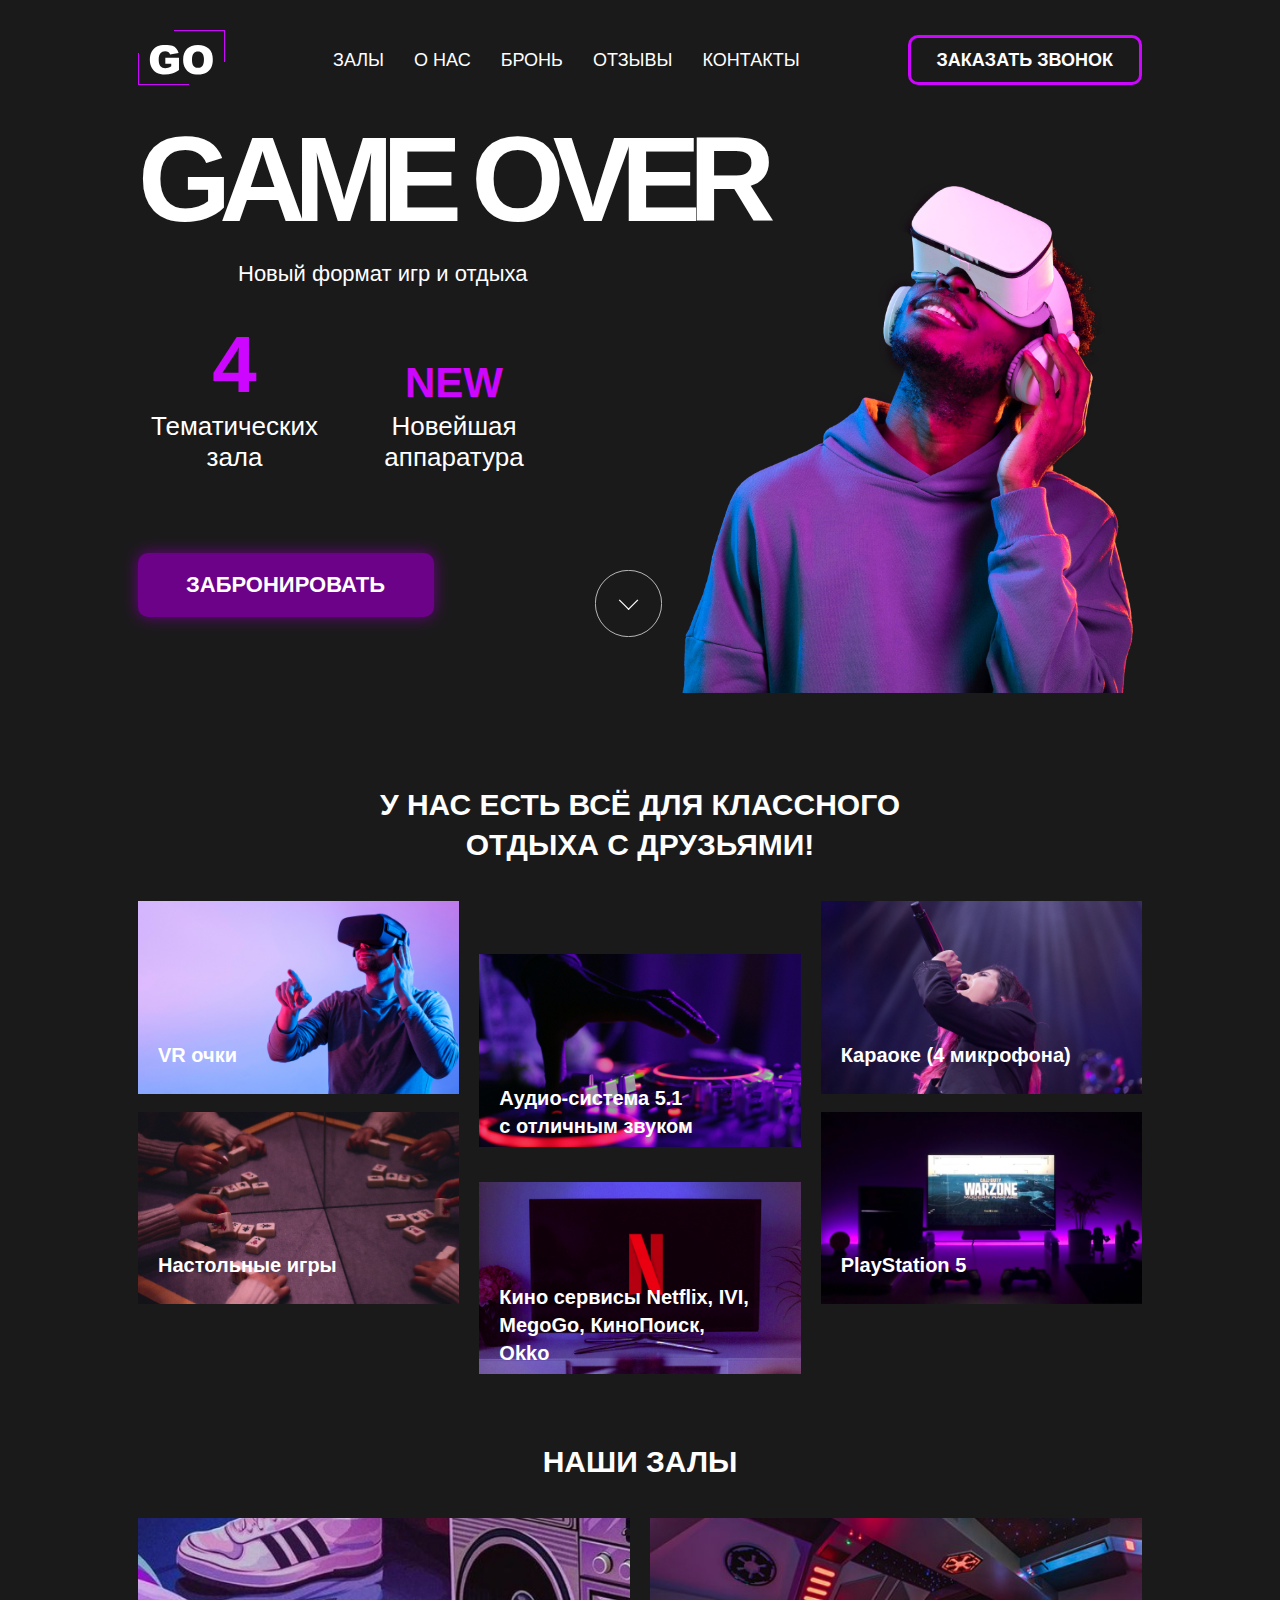
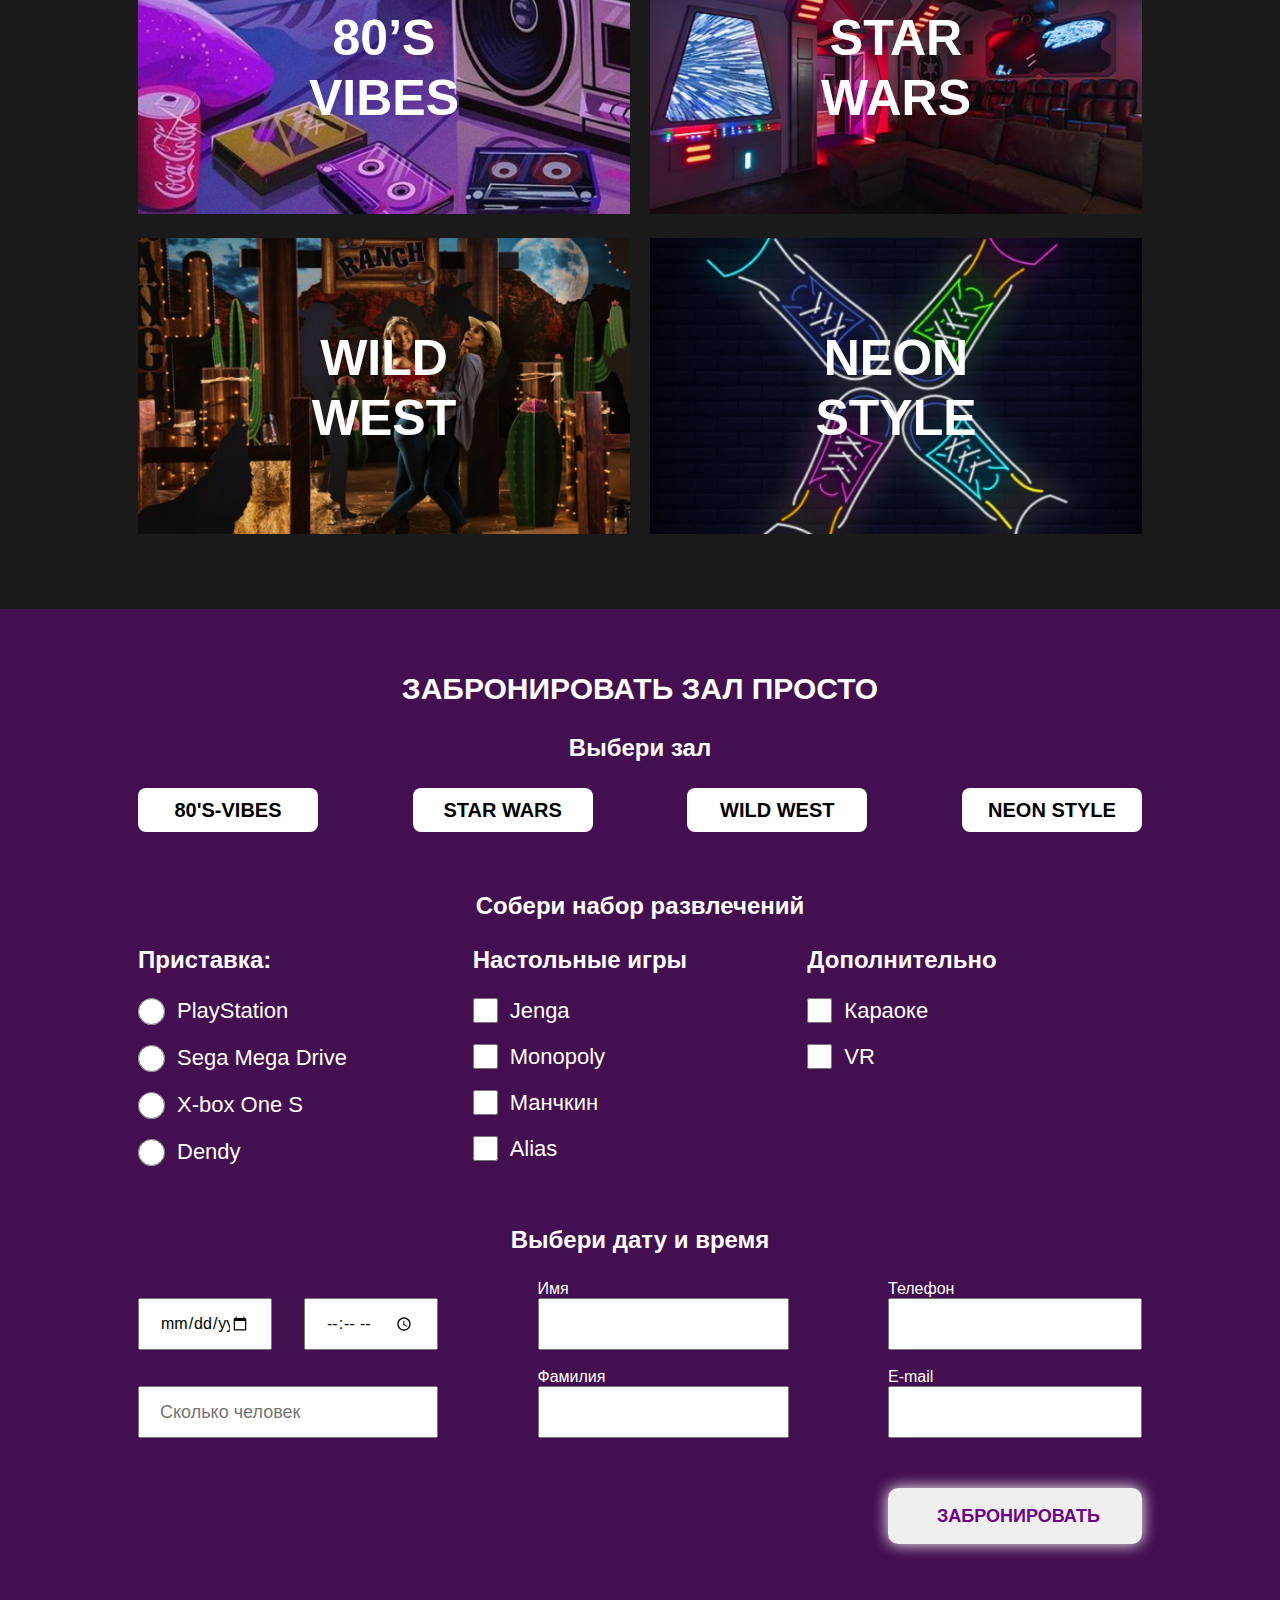
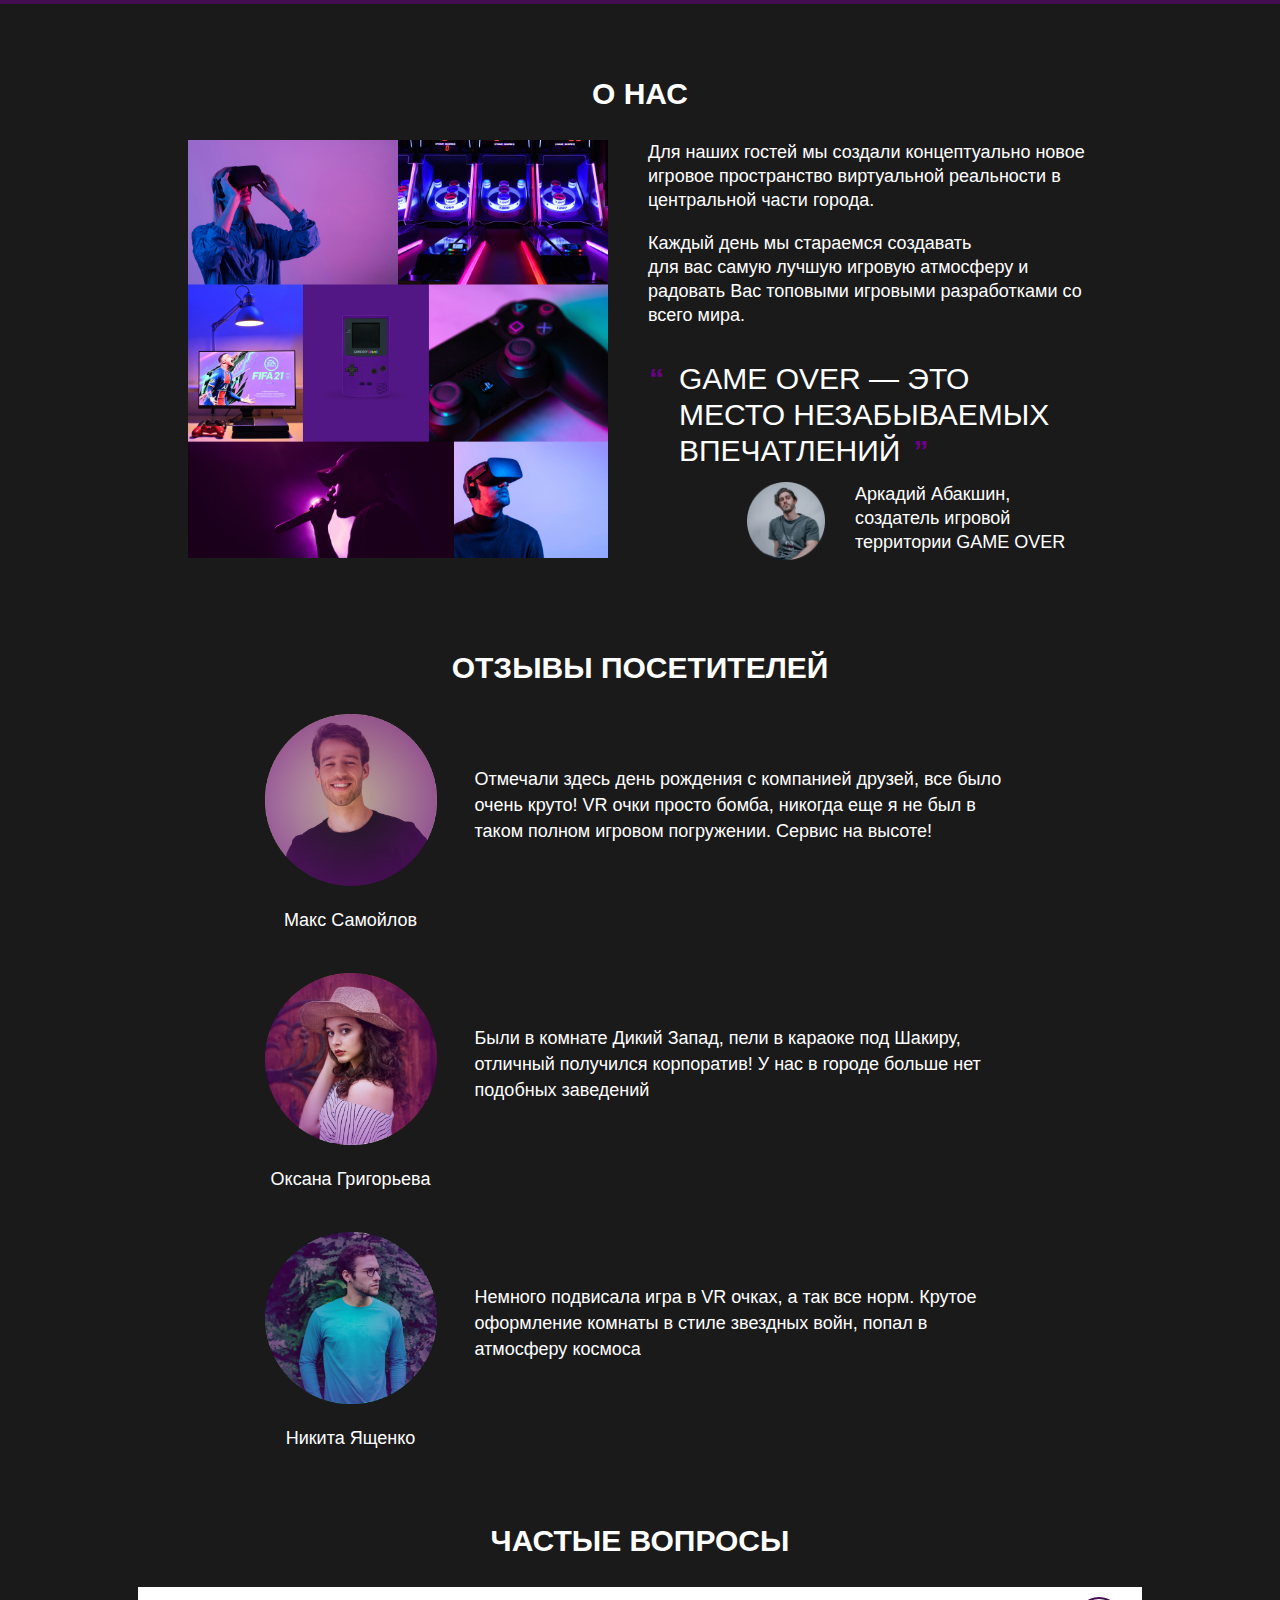
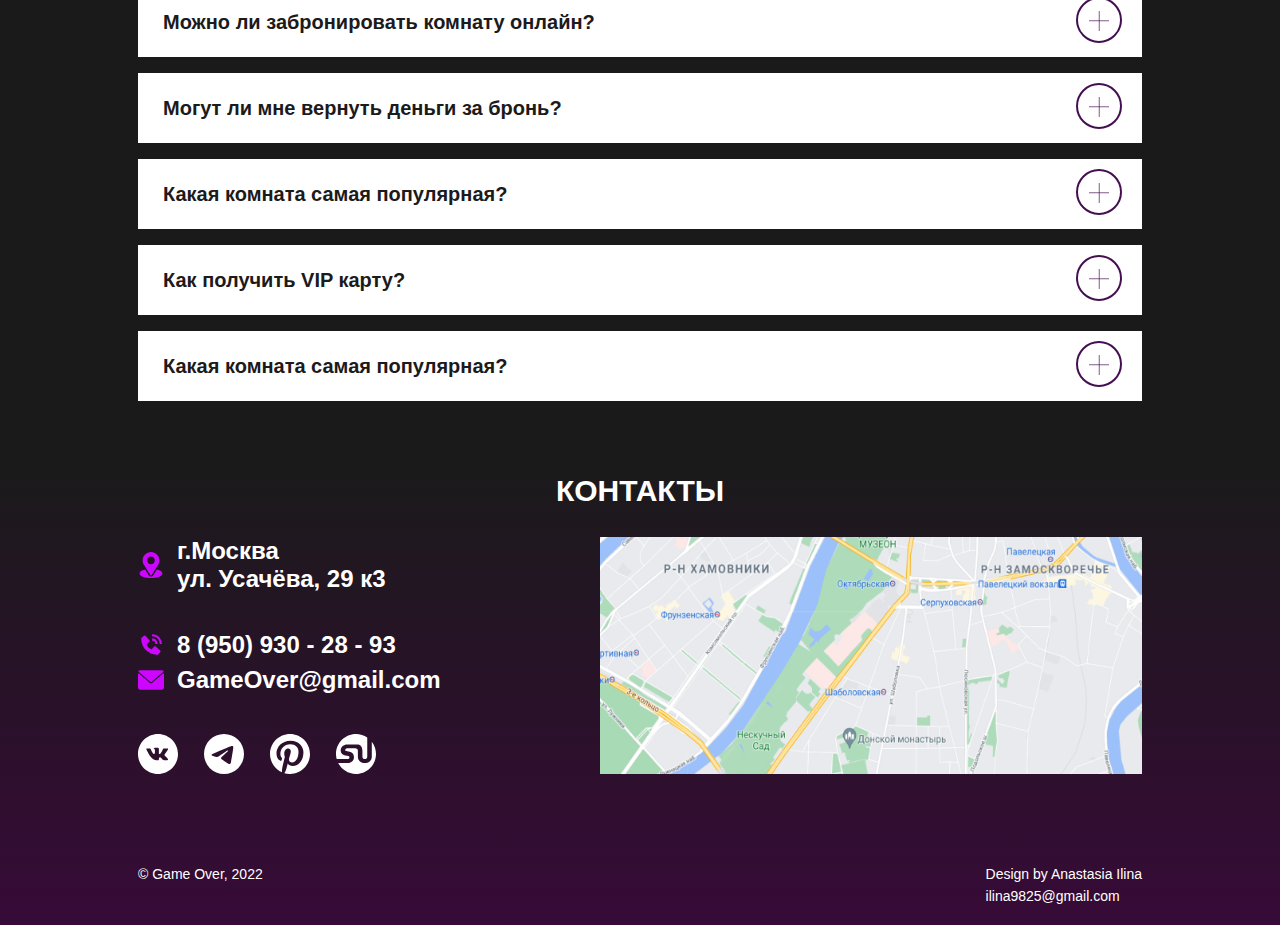
<file: index.html>
<!DOCTYPE html>
<html lang="ru">
<head>
  <meta charset="UTF-8">
  <meta name="viewport" content="width=device-width, initial-scale=1.0">
  <link rel="icon" href="./img/icon.svg" type="image/svg+xml">
  <title>GO</title>
  <link rel="stylesheet" href="./css/index.css">
</head>
<body id="#home">
    <header class="header">
      <div class="container">
        <div class="header__flex">
          <div class="burger-menu"></div>

          <a href="#" class="header__link-img">
            <img class="header__img" src="./img/logo-white.svg" alt="Логотип">
          </a>
          
          <nav class="header__nav">
            <ul class="header__list">
              <li class="header__item"><a class="header__link" href="#halls">Залы</a></li>
              <li class="header__item"><a class="header__link" href="#about-us">О нас</a></li>
              <li class="header__item"><a class="header__link" href="#reservation">Бронь</a></li>
              <li class="header__item"><a class="header__link" href="#reviews">Отзывы</a></li>
              <li class="header__item"><a class="header__link" href="#contacts">Контакты</a></li>
            </ul>      
          </nav>

          <button class="header__btn">Заказать звонок</button>
        </div>   
      </div>
    </header>
  
    <main>
       <section class="introduction">
        <div class="container introduction__container_relative">
          <h1 class="introduction__title">GAME OVER</h1>

          <p class="introduction_p">Новый формат игр и отдыха</p>

          <div class="introduction__psevdo"></div>

          <div class="introduction__block">
            <div class="introduction__block__1">
              <div class="introduction__block__1_four">4</div>

              <div class="introduction__block__1_text introduction__text">Тематических зала</div>
            </div>

            <div class="introduction__block__2">
              <div class="introduction__block__2_new">new</div>

              <div class="introduction__block__2_text introduction__text">Новейшая
              аппаратура</div>
            </div>
          </div>

          <a class="introduction__link" href="#reservation">Забронировать</a>

          <a class="introduction__arrow" href="#we-have"></a>
        </div>
      </section>

      <section class="we-have" id="we-have">
        <div class="container">
          <div class="we-have__title_wrapper">
            <h2 class="we-have__title">У нас есть всё для классного отдыха с друзьями!</h2>
          </div>
          
          <ul class="we-have__list">
            <li class="we-have__item">
              <figure class="we-have__figure">
                <img class="we-have__img" src="./img/vr.png" alt="VR очки">
                <figcaption class="we-have__figcap">VR очки</figcaption>
              </figure>
            </li>

            <li class="we-have__item we-have__audio-sistem">
              <figure class="we-have__figure">
                <img class="we-have__img" src="./img/audio.jpg" alt="Аудио-система">
                <figcaption class="we-have__figcap we-have__figcap_width1">Аудио-система 5.1 с отличным звуком</figcaption>
              </figure>
            </li>

            <li class="we-have__item">
              <figure class="we-have__figure">
                <img class="we-have__img" src="./img/micro.jpg" alt="Караоке">
                <figcaption class="we-have__figcap we-have__figcap_karaoke">Караоке (4 микрофона)</figcaption>
              </figure>
            </li>

            <li class="we-have__item we-have__item_top">
              <figure class="we-have__figure">
                <img class="we-have__img" src="./img/game.jpg" alt="Настольные игры">
                <figcaption class="we-have__figcap">Настольные игры</figcaption>
              </figure>
            </li>

            <li class="we-have__item">
              <figure class="we-have__figure">
                <img class="we-have__img" src="./img/netflix.jpg" alt="Кино сервисы">
                <figcaption class="we-have__figcap we-have__figcap_width2">Кино сервисы Netflix, IVI, MegoGo, КиноПоиск, Okko</figcaption>
              </figure>
            </li>
            
            <li class="we-have__item we-have__item_top">
              <figure class="we-have__figure">
                <img class="we-have__img" src="./img/sony.jpg" alt="PlayStation 5">
                <figcaption class="we-have__figcap">PlayStation 5</figcaption>
              </figure>
            </li>
          </ul>
        </div>
      </section>
  
      <section class="halls">
        <div class="container">
          <h2 class="halls__title" id="halls">Наши залы</h2>

          <div class="halls__flex">
            <a class="halls__vibes-80-img halls__img" href="./80vibes.html">
              <img class="halls__imagine" src="./img/80s.png-vibes.png" alt="#">

              <p class="halls__vibes-80-text halls__text">80’s<br> vibes</p>
            </a>
      
            <a class="halls__star-wars halls__img" href="./star-wars.html">
              <img class="halls__imagine" src="./img/star-wars.jpg" alt="#">

              <p class="halls__text">Star<br> wars</p>
            </a>

            <a class="halls__wild-west halls__img" href="./wild-west.html">
              <img class="halls__imagine" src="./img/Wild-west.jpg" alt="#">

              <p class="halls__text">wild<br> west</p>
            </a>

            <a class="halls__neon-style halls__img" href="./neon-style.html">
              <img class="halls__imagine" src="./img/Neon-stile.jpg" alt="#">

              <p class="halls__text">neon<br> style</p>
            </a>
          </div>
        </div>
      </section>

      <section class="reservation">
        <div class="container-color">
          <div class="container">
            <form class="reservation__form" action="https://jsonplaceholder.typicode.com/posts" method="post">
              <h2 class="reservation__title" id="reservation">Забронировать зал просто</h2>
      
              <fieldset class="reservation__hall">
                <legend class="reservation__legend">Выбери зал</legend>
                
                <div class="reservation__hall__flex">
                  <label class="reservation__hall__label" for="80's-vibes">
                    <input class="reservation__hall__input" type="radio" name="halls" value="80's-vibes" id="80's-vibes" hidden>
  
                    80's-vibes
                  </label>
        
                  <label class="reservation__hall__label" for="star-wars">
                    <input class="reservation__hall__input" type="radio" name="halls" value="star-wars" id="star-wars" hidden>
  
                    star wars
                  </label>
        
                  <label class="reservation__hall__label" for="wild-west">
                    <input class="reservation__hall__input" type="radio" name="halls" value="wild-west" id="wild-west" hidden>
  
                    wild west
                  </label>
                  
                  <label class="reservation__hall__label" for="neon-style">
                    <input class="reservation__hall__input" type="radio" name="halls" value="neon-style" id="neon-style" hidden>
  
                    neon style
                  </label>
                </div>
              </fieldset>
      
              <fieldset class="entertainment">
                <legend class="reservation__legend">Собери набор развлечений</legend>
                
                <div class="entertainment__flex">
                  <fieldset class="entertainment__console">
                    <legend class="entertainment__title">Приставка:</legend>

                    <div class="entertainment__console__flex">
                      <div class="entertainment__console__item">
                        <input class="entertainment__console__input" type="radio" name="console" value="PlayStation" id="PlayStation">
                        <label for="PlayStation">PlayStation</label>
                      </div>
                      
                      <div class="entertainment__console__item">
                        <input class="entertainment__console__input" type="radio" name="console" value="SegaMegaDrive" id="SegaMegaDrive">
                        <label for="SegaMegaDrive">Sega Mega Drive</label>
                      </div>
                      
                      <div class="entertainment__console__item">
                        <input class="entertainment__console__input" type="radio" name="console" value="X-box" id="X-box">
                        <label for="X-box">X-box One S</label>
                      </div>
                      
                      <div class="entertainment__console__item">
                        <input class="entertainment__console__input" type="radio" name="console" value="Dendy" id="Dendy">
                        <label for="Dendy">Dendy</label>
                      </div>
                    </div>
                  </fieldset>
                  
                  <fieldset class="board-games">
                    <legend class="entertainment__title">Настольные игры</legend>
                    
                    <div class="board-games__flex">
                      <div class="board-games__item">
                        <input class="board-games__checkbox" type="checkbox" name="board-games" value="Jenga" id="Jenga">
                        <label for="Jenga">Jenga</label>
                      </div>
                      
                      <div class="board-games__item">
                        <input class="board-games__checkbox" type="checkbox" name="board-games" value="Monopoly" id="Monopoly">
                      <label for="Monopoly">Monopoly</label>
                      </div>
                      
                      <div class="board-games__item">
                        <input class="board-games__checkbox" type="checkbox" name="board-games" value="Манчкин" id="Манчкин">
                        <label for="Манчкин">Манчкин</label>
                      </div>
                      
                      <div class="board-games__item">
                        <input class="board-games__checkbox" type="checkbox" name="board-games" value="Alias" id="Alias">
                        <label for="Alias">Alias</label>
                      </div>
                    </div>
                  </fieldset>
  
                  <fieldset class="additionally">
                    <legend class="entertainment__title">Дополнительно</legend>
                    
                    <div class="additionally__flex">
                      <div class="additionally__item">
                        <input class="additionally__checkbox" type="checkbox" name="additionally" value="karaoke" id="karaoke">
                        <label for="karaoke">Караоке</label>
                      </div>
                      
                      <div class="additionally__item">
                        <input class="additionally__checkbox" type="checkbox" name="additionally" value="VR" id="VR">
                        <label for="VR">VR</label>
                      </div>
                    </div>
                  </fieldset>
                </div>
              </fieldset>
              
              <fieldset class="information">
                <legend class="reservation__legend reservation__legend_margin">Выбери дату и время</legend>
                
                <div class="information__flex">
                  <div class="information-block1">
                    <div class="date-time">
                      <input class="date-time__input" type="date" name="date" id="date" required>
            
                      <input class="date-time__input" type="time" name="time" id="time" required>
                    </div>
                  </div>  
                    
                  <div class="information-block1-5">
                    <input class="numberPersons" type="number" name="numberPersons" placeholder="Сколько человек" id="numberPersons" required>
                  </div>
  
                  <div class="information-block2">
                    <div class="information-block2__wrapper">
                      <label class="information-block2__label information-block2_name" for="name">
                        Имя

                      <input class="information-block2__input information-block2__input_name" type="text" name="name" id="name" required>
                      </label>
                      
                      <label class="information-block2__label information-block2_surname" for="surname">
                        Фамилия

                      <input class="information-block2__input information-block2__input_surname" type="text" name="surname" id="surname" required>
                      </label>
                    </div>
                    
                  </div>
        
                  <div class="information-block3">
                    <div class="information-block3__wrapper">
                      <label class="information-block3__label" for="tel">
                      Телефон
                    
                    <input class="information-block3__input" type="tel" name="tel" id="tel" required>
                    </label>
                    </div>
                    
                    <div class="information-block3__wrapper">
                      <label class="information-block3__label" for="email">
                      E-mail
                    
                    <input class="information-block3__input" type="email" name="email" id="email">
                    </label>
                    </div>
                    
                  </div>
                </div>
              </fieldset>
              <div class="reservation__submit_wrapper">
                <button class="reservation__submit" type="submit">Забронировать</button>
              </div>
            </form>
          </div>
        </div>
      </section>
      
      <section class="about-us">
        <div class="container">
          <h2 class="about-us__title" id="about-us">О нас</h2>

          <div class="about-us__flex">
            <div class="about-us__block1">
              <img src="./img/about-us_foto.png" alt="#">
            </div>

            <div class="about-us__block2">
              <p class="about-us__text">Для наших гостей мы создали концептуально новое игровое пространство виртуальной реальности в центральной части города.</p>
              <br>
              <p class="about-us__text about-us__text_margin">Каждый день мы стараемся создавать<br> для вас самую лучшую игровую атмосферу и радовать Вас топовыми игровыми разработками со всего мира.</p>
            </div>  

            <div class="about-us__block3">
              <div>
                <p class="about-us_q">
                  <span class="quotes quotes_left">&ldquo;</span>GAME OVER &mdash; это место незабываемых впечатлений<span class="quotes quotes_right">&#8221;</span>
                </p>
              </div>
          
              <div class="about-us__right">
                <figure class="about-us__figure">
                  <img src="./img/Аркадий.png" alt="#">

                  <figcaption class="about-us__text">Аркадий Абакшин, создатель игровой территории GAME OVER</figcaption>
                </figure>
              </div>
            </div>
          </div>
        </div>
      </section> 

      <section class="reviews">
        <div class="container">
          <h2 class="reviews__title" id="reviews">Отзывы посетителей</h2>
    
          <ul>
            <li class="reviews__item">
              <article class="reviews__flex">
                <figure class="reviews__figure">
                  <div class="reviews__img">
                    <img src="./img/Макс.png" alt="Фото парня в черной кофте">
                  </div>
                
                  <figcaption>Макс Самойлов</figcaption>
                </figure>
    
                <p class="reviews__p">Отмечали здесь день рождения с компанией друзей, все было очень круто! VR очки просто бомба, никогда еще я не был в таком полном игровом погружении. Сервис на высоте!</p>
              </article>
            </li>
    
            <li class="reviews__item">
              <article class="reviews__flex">
                <figure class="reviews__figure">
                  <div class="reviews__img">
                    <img src="./img/Оксана.png" alt="Фото девушки в шляпе">
                  </div>
                  
                  <figcaption>Оксана Григорьева</figcaption>
                </figure>
    
                <p class="reviews__p">Были в комнате Дикий Запад, пели в караоке под Шакиру, отличный получился корпоратив! У нас в городе больше нет подобных заведений</p>
              </article>
            </li>
    
            <li class="reviews__item">
              <article  class="reviews__flex">
                <figure class="reviews__figure">
                  <div class="reviews__img">
                    <img src="./img/Никита.png" alt="Фото парня в очках">
                  </div>
                  
                  <figcaption>Никита Ященко</figcaption>
                </figure>
    
                <p class="reviews__p">Немного подвисала игра в VR очках, а так все норм. Крутое оформление комнаты в стиле звездных войн, попал в атмосферу космоса</p>
              </article>
            </li>
          </ul>
        </div>
        
      </section>

      <section class="faq">
        <div class="container">
          <h2 class="faq__title">Частые вопросы</h2>

          <ul>
            <li class="faq__element">
              Можно ли забронировать комнату онлайн?

              <div class="plus-w"></div>
            </li>

            <li class="faq__element">
              Могут ли мне вернуть деньги за бронь?
            
              <div class="plus-p"></div>
            </li>

            <li class="faq__element">
              Какая комната самая популярная?
            
              <div class="plus-w"></div>
            </li>

            <li class="faq__element">
              Как получить VIP карту?
            
              <div class="plus-p"></div>
            </li>

            <li class="faq__element">
              Какая комната самая популярная?
            
              <div class="plus-w"></div>
            </li>
          </ul>
        </div>
      </section>
    </main>
  
    <footer class="contacts">
      <div class="container">
        <h2 class="contacts__title" id="contacts">Контакты</h2>

        <div class="contacts__flex">
          <div class="contacts__block_1">
            <a class="data contacts__address" href="#">
              <div class="contacts__icon contacts__icon_address">
                <svg width="32" height="32" viewbox="0 0 32 32" fill="currentColor" xmlns="http://www.w3.org/2000/svg">
                  <path d="M16 0C10.3772 0 5.6875 4.52938 5.6875 10.3125C5.6875 12.5126 6.34862 14.4745 7.61744 16.3129L15.2108 28.1616C15.5792 28.7376 16.4216 28.7365 16.7892 28.1616L24.4155 16.2726C25.657 14.5175 26.3125 12.4567 26.3125 10.3125C26.3125 4.62619 21.6863 0 16 0ZM16 15C13.4154 15 11.3125 12.8971 11.3125 10.3125C11.3125 7.72794 13.4154 5.625 16 5.625C18.5846 5.625 20.6875 7.72794 20.6875 10.3125C20.6875 12.8971 18.5846 15 16 15Z" />
                  <path d="M23.329 21.5435L18.6083 28.9239C17.3864 30.829 14.6068 30.8228 13.3907 28.9257L8.66238 21.5454C4.50213 22.5073 1.9375 24.2693 1.9375 26.375C1.9375 30.0289 9.183 32 16 32C22.817 32 30.0625 30.0289 30.0625 26.375C30.0625 24.2678 27.4943 22.5048 23.329 21.5435Z"/>
                  </svg> 
              </div>
              <div class="contacts__address_2"><span class="contacts__address_text">г.Москва</span><br> ул. Усачёва, 29 к3</div>
            </a>
    
            <a class="data contacts__phone" href="#">
              <div class="contacts__icon">
                <svg width="32" height="32" viewBox="0 0 32 32" fill="currentColor" xmlns="http://www.w3.org/2000/svg">
                  <path d="M26.6667 14.6652H29.3333C29.3333 7.82517 24.1693 2.6665 17.32 2.6665V5.33317C22.736 5.33317 26.6667 9.25717 26.6667 14.6652Z"/>
                  <path d="M17.3333 10.6667C20.1373 10.6667 21.3333 11.8627 21.3333 14.6667H24C24 10.3667 21.6333 7.99999 17.3333 7.99999V10.6667ZM21.896 17.924C21.6398 17.6911 21.3031 17.5669 20.9571 17.5776C20.611 17.5883 20.2827 17.7331 20.0413 17.9813L16.8507 21.2627C16.0827 21.116 14.5387 20.6347 12.9493 19.0493C11.36 17.4587 10.8787 15.9107 10.736 15.148L14.0147 11.956C14.2632 11.7148 14.4082 11.3864 14.4189 11.0403C14.4296 10.6941 14.3052 10.3574 14.072 10.1013L9.14534 4.68399C8.91207 4.42714 8.58785 4.27133 8.24155 4.24967C7.89525 4.22801 7.55414 4.3422 7.29068 4.56799L4.39734 7.04933C4.16682 7.28068 4.02924 7.58859 4.01068 7.91466C3.99068 8.24799 3.60934 16.144 9.73201 22.2693C15.0733 27.6093 21.764 28 23.6067 28C23.876 28 24.0413 27.992 24.0853 27.9893C24.4114 27.9711 24.7191 27.8329 24.9493 27.6013L27.4293 24.7067C27.6553 24.4434 27.7697 24.1024 27.7483 23.7561C27.7269 23.4098 27.5713 23.0855 27.3147 22.852L21.896 17.924Z"/>
                  </svg>
                  
              </div>
              <div>8 (950) 930 - 28 - 93</div>
            </a>
    
            <a class="data contacts__mail" href="#">
              <div class="contacts__icon">
                <svg width="32" height="32" viewBox="0 0 32 32" fill="currentColor" xmlns="http://www.w3.org/2000/svg">
                  <path d="M0.668024 5.94725C5.0599 9.66669 12.7663 16.2103 15.0313 18.2506C15.3353 18.526 15.6615 18.666 16 18.666C16.3379 18.666 16.6635 18.5273 16.9668 18.2533C19.2338 16.2109 26.9401 9.66669 31.3321 5.94725C31.6055 5.71612 31.6472 5.30987 31.4258 5.02731C30.9141 4.37437 30.1511 4 29.3333 4H2.66671C1.84902 4 1.08596 4.37438 0.574274 5.02738C0.352899 5.30988 0.394587 5.71612 0.668024 5.94725Z"/>
                  <path d="M31.6133 7.96303C31.377 7.85303 31.099 7.89141 30.9024 8.05941C26.0319 12.1883 19.8158 17.4807 17.86 19.243C16.7623 20.2338 15.2389 20.2338 14.1386 19.2417C12.054 17.3634 5.0735 11.4292 1.09763 8.05934C0.899688 7.89134 0.621063 7.85428 0.386687 7.96297C0.151062 8.07241 0 8.30809 0 8.56784V25.3335C0 26.8042 1.19594 28.0002 2.66669 28.0002H29.3334C30.8041 28.0002 32 26.8042 32 25.3335V8.56784C32 8.30809 31.8489 8.07178 31.6133 7.96303Z"/>
                  </svg>
                  
              </div>
              <div>GameOver@gmail.com</div>
            </a>
            
            <ul class="contacts__elem">
              <li class="contacts__item"><a class="contacts__link contacts__elem_vk" href="#">
                <svg width="50" height="50" viewbox="0 0 50 50" fill="currentColor" xmlns="http://www.w3.org/2000/svg">
                  <path d="M25 0C11.1927 0 0 11.1927 0 25C0 38.8073 11.1927 50 25 50C38.8073 50 50 38.8073 50 25C50 11.1927 38.8073 0 25 0ZM34.6146 28.2057C34.6146 28.2057 36.8255 30.388 37.3698 31.401C37.3854 31.4219 37.3932 31.4427 37.3984 31.4531C37.6198 31.8255 37.6719 32.1146 37.5625 32.3307C37.3802 32.6901 36.7552 32.8672 36.5417 32.8828H32.6354C32.3646 32.8828 31.7969 32.8125 31.1094 32.3385C30.5807 31.9687 30.0599 31.362 29.5521 30.7708C28.7943 29.8906 28.138 29.1302 27.4766 29.1302C27.3925 29.1301 27.309 29.1432 27.2292 29.1693C26.7292 29.3307 26.0885 30.0443 26.0885 31.9453C26.0885 32.5391 25.6198 32.8802 25.2891 32.8802H23.5C22.8906 32.8802 19.7161 32.6667 16.9036 29.7005C13.4609 26.0677 10.362 18.7812 10.3359 18.7135C10.1406 18.2422 10.5443 17.9896 10.9844 17.9896H14.9297C15.4557 17.9896 15.6276 18.3099 15.7474 18.5937C15.888 18.9245 16.4036 20.2396 17.25 21.7188C18.6224 24.1302 19.4635 25.1094 20.138 25.1094C20.2645 25.1079 20.3887 25.0757 20.5 25.0156C21.3802 24.526 21.2161 21.388 21.1771 20.737C21.1771 20.6146 21.1745 19.3333 20.724 18.7187C20.401 18.2734 19.8516 18.1042 19.5182 18.0417C19.6531 17.8555 19.8309 17.7045 20.0365 17.6016C20.6406 17.2995 21.7292 17.2552 22.8099 17.2552H23.4115C24.5833 17.2708 24.8854 17.3464 25.3099 17.4531C26.1693 17.6589 26.1875 18.2135 26.112 20.112C26.0885 20.651 26.0651 21.2604 26.0651 21.9792C26.0651 22.1354 26.0573 22.3021 26.0573 22.4792C26.0312 23.4453 26 24.5417 26.6823 24.9922C26.7713 25.048 26.8741 25.0778 26.9792 25.0781C27.2161 25.0781 27.9297 25.0781 29.862 21.763C30.4579 20.696 30.9758 19.5872 31.4115 18.4453C31.4505 18.3776 31.5651 18.1693 31.7005 18.0885C31.8005 18.0376 31.9113 18.0117 32.0234 18.013H36.6615C37.1667 18.013 37.513 18.0885 37.5781 18.2839C37.6927 18.5937 37.5573 19.5391 35.4401 22.4062L34.4948 23.6536C32.5755 26.1693 32.5755 26.2969 34.6146 28.2057Z"/>
                  </svg>
              </a></li>

              <li class="contacts__item"><a class="contacts__link contacts__elem_telegram" href="#">
                <svg width="50" height="50" viewBox="0 0 50 50" fill="currentColor" xmlns="http://www.w3.org/2000/svg">
                  <path d="M49.9999 25C49.9999 31.6304 47.366 37.9893 42.6775 42.6777C37.9891 47.3661 31.6303 50 24.9999 50C18.3695 50 12.0106 47.3661 7.32221 42.6777C2.6338 37.9893 -0.00012207 31.6304 -0.00012207 25C-0.00012207 18.3696 2.6338 12.0107 7.32221 7.32233C12.0106 2.63392 18.3695 0 24.9999 0C31.6303 0 37.9891 2.63392 42.6775 7.32233C47.366 12.0107 49.9999 18.3696 49.9999 25ZM25.8968 18.4563C23.4655 19.4688 18.603 21.5625 11.3155 24.7375C10.1343 25.2062 9.51238 25.6687 9.45613 26.1187C9.36238 26.8781 10.3155 27.1781 11.6124 27.5875L12.1593 27.7594C13.4343 28.175 15.153 28.6594 16.0436 28.6781C16.8561 28.6969 17.7593 28.3656 18.7561 27.6781C25.5655 23.0813 29.0811 20.7594 29.2999 20.7094C29.4561 20.6719 29.6749 20.6281 29.8186 20.7594C29.9655 20.8875 29.9499 21.1344 29.9343 21.2C29.8405 21.6031 26.0999 25.0781 24.1655 26.8781C23.5624 27.4406 23.1343 27.8375 23.0468 27.9281C22.8541 28.125 22.6582 28.3188 22.4593 28.5094C21.2718 29.6531 20.3843 30.5094 22.5061 31.9094C23.528 32.5844 24.3468 33.1375 25.1624 33.6937C26.0499 34.3 26.9374 34.9031 28.0874 35.6594C28.378 35.8469 28.6593 36.05 28.9311 36.2437C29.9655 36.9812 30.8999 37.6437 32.0468 37.5375C32.7155 37.475 33.4061 36.85 33.7561 34.975C34.5843 30.5469 36.2124 20.9562 36.5874 17.0031C36.6103 16.6745 36.5966 16.3444 36.5468 16.0187C36.5173 15.756 36.3902 15.5139 36.1905 15.3406C35.9062 15.1443 35.5672 15.0427 35.2218 15.05C34.2843 15.0656 32.8374 15.5688 25.8968 18.4563Z"/>
                  </svg>
                  
              </a></li>

              <li class="contacts__item"><a class="contacts__link contacts__elem_pinterest" href="#">
                <svg width="50" height="50" viewBox="0 0 50 50" fill="currentColor" xmlns="http://www.w3.org/2000/svg">
                  <path d="M25.0005 0C11.1947 0 -0.00012207 11.1936 -0.00012207 25.0006C-0.00012207 35.2378 6.15565 44.0314 14.9646 47.8981C14.8941 46.1526 14.9512 44.0558 15.3999 42.159C15.8806 40.1282 18.6165 28.5359 18.6165 28.5359C18.6165 28.5359 17.8178 26.9397 17.8178 24.5808C17.8178 20.8763 19.9653 18.1077 22.6383 18.1077C24.9121 18.1077 26.0108 19.8154 26.0108 21.8609C26.0108 24.1468 24.5537 27.5635 23.8037 30.7327C23.1768 33.3859 25.1339 35.5481 27.7499 35.5481C32.4864 35.5481 35.6762 29.4647 35.6762 22.2558C35.6762 16.7782 31.9864 12.6769 25.2742 12.6769C17.6903 12.6769 12.9659 18.3321 12.9659 24.6487C12.9659 26.8282 13.6082 28.3635 14.6146 29.5513C15.0768 30.0981 15.1409 30.318 14.9736 30.9462C14.8537 31.4058 14.5781 32.5128 14.4646 32.9519C14.2986 33.5853 13.7858 33.8109 13.2127 33.5776C9.71975 32.1513 8.09283 28.3263 8.09283 24.0263C8.09283 16.9237 14.0819 8.40898 25.9601 8.40898C35.5056 8.40898 41.7877 15.316 41.7877 22.732C41.7877 32.5378 36.3351 39.8647 28.298 39.8647C25.5999 39.8647 23.0608 38.4051 22.1909 36.7487C22.1909 36.7487 20.7396 42.5077 20.4326 43.6218C19.9024 45.5494 18.8646 47.4763 17.9159 48.9769C20.2162 49.6571 22.6024 50.0025 25.0012 50.0026C38.8063 50.0013 49.9999 38.8071 49.9999 25.0006C49.9999 11.1936 38.8063 0 25.0005 0Z"/>
                  </svg>
                  
              </a></li>
                
              <li class="contacts__item"><a class="contacts__link contacts__elem_stum" href="#">
                <svg width="50" height="50" viewBox="0 0 50 50" fill="currentColor" xmlns="http://www.w3.org/2000/svg">
                  <path fill-rule="evenodd" clip-rule="evenodd" d="M44.7442 9.66943C48.1584 14.0497 50.0085 19.4465 49.9999 25.0002C49.9999 38.8053 38.8051 50.0002 25.0006 50.0002C15.2871 50.0002 6.866 44.4579 2.72754 36.3649H13.6237C18.816 36.3649 22.4429 33.5662 22.4429 29.0925C22.4429 19.6111 11.5051 23.4739 11.5051 20.1092C11.5051 18.488 12.8057 17.8983 15.1859 17.8983H22.7692C24.8711 17.8983 27.3435 18.2752 27.3435 20.5688V28.1245C27.3435 33.5957 31.616 36.3643 36.0442 36.3643C40.548 36.3643 44.7435 33.5957 44.7435 28.1245V9.66943H44.7442Z"/>
                  <path fill-rule="evenodd" clip-rule="evenodd" d="M25.0005 2.43241e-05C30.0173 -0.00698868 34.919 1.50262 39.0627 4.33079V28.3013C39.0627 29.9628 37.7037 31.3224 36.0447 31.3224C34.3838 31.3224 33.0261 29.9628 33.0261 28.3013V21.1186C33.0261 15.3846 30.1242 12.9994 26.3447 12.9994H14.0441C9.59091 12.9994 5.89668 15.834 5.89668 20.3289C5.89668 22.6289 6.88193 25.9994 11.5415 26.8353C15.3371 27.5186 16.8351 27.3199 16.8351 29.3506C16.8351 31.3224 14.6262 31.3224 11.7101 31.3224H0.80822C0.269706 29.2582 -0.00195208 27.1334 -0.000112793 25C-0.000112793 11.1981 11.196 2.43241e-05 25.0005 2.43241e-05Z"/>
                  </svg>
              </a>
              </li>
            </ul>
          </div>
  
            <img class="contacts__img contacts__block_2" src="./img/map.png" alt="#">
        </div>
        
        <div class="contacts__text">
          <div class="contacts__text_1">© Game Over, 2022</div>

          <div class="contacts__text_2">
            <div class="contacts__text_2_1">Design by Anastasia Ilina</div>

            <div class="contacts__text_2_2">ilina9825@gmail.com</div>
          </div>
        </div>
      </div>
    </footer>
</body>
</html>
</file>
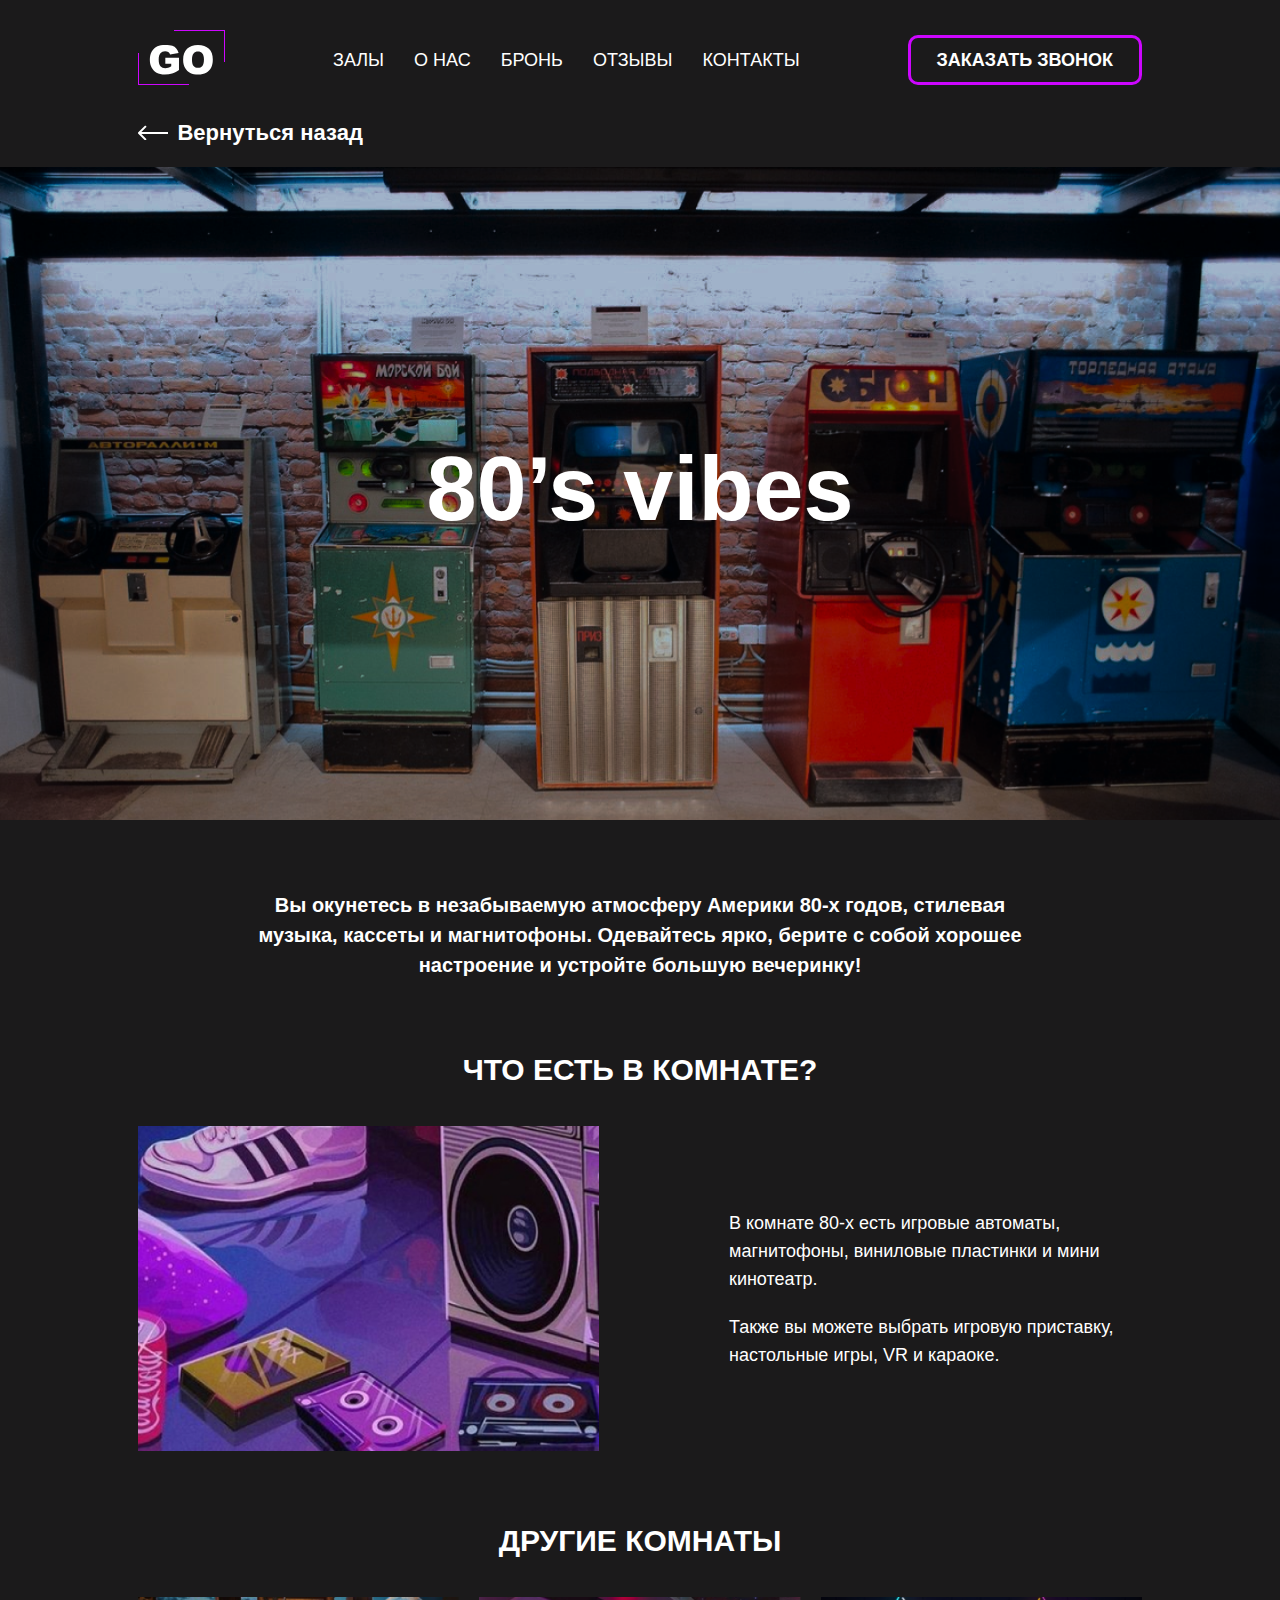
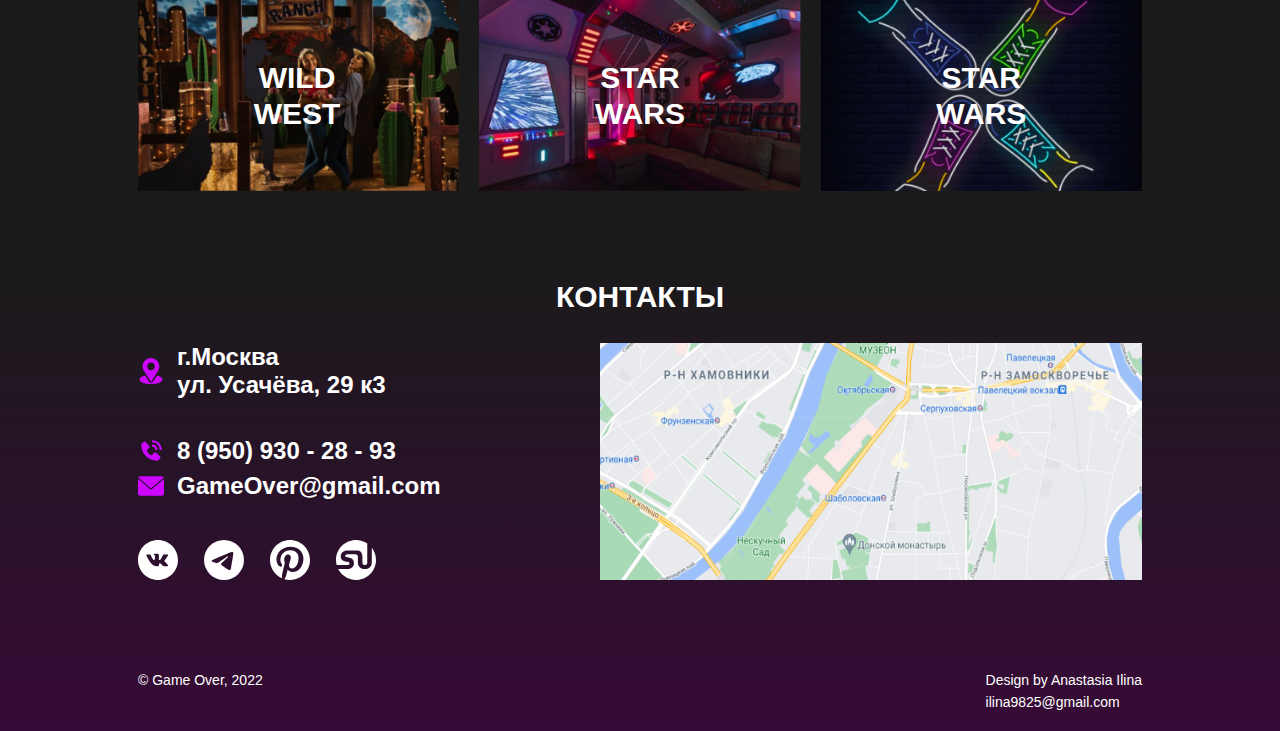
<file: 80vibes.html>
<!DOCTYPE html>
<html lang="ru">
<head>
  <meta charset="UTF-8">
  <meta name="viewport" content="width=device-width, initial-scale=1.0">
  <title>80's-vibes</title>
  <link rel="stylesheet" href="./css/index.css">
</head>
<body>
  <header class="header">
    <div class="container">
      <div class="header__flex">
        <div class="burger-menu"></div>

        <a href="#" class="header__link-img">
          <img class="header__img" src="./img/logo-white.svg" alt="Логотип">
        </a>
        
        <nav class="header__nav">
          <ul class="header__list">
            <li class="header__item"><a class="header__link" href="#other-rooms">Залы</a></li>
            <li class="header__item"><a class="header__link" href="/#about-us">О нас</a></li>
            <li class="header__item"><a class="header__link" href="/#reservation">Бронь</a></li>
            <li class="header__item"><a class="header__link" href="/#reviews">Отзывы</a></li>
            <li class="header__item"><a class="header__link" href="#contacts">Контакты</a></li>
          </ul>      
        </nav>

        <button class="header__btn">Заказать звонок</button>
      </div>   
    </div>
  </header>

  <div class="container">
    <a class="come-back" href="/#home">
      <div class="come-back__arrow"></div>

      <div class="come-back__text">Вернуться назад</div>
    </a>
  </div>

  <main>
    <section class="banner">
      <div class="room__bg room1__bg">
        <div class="container banner__flex">
          <h1 class="banner__title">80’s vibes</h1>
        </div>
      </div>
    </section> 

    <div class="container">
      <p class="vibes__text">
        Вы окунетесь в незабываемую атмосферу Америки 80-х годов, стилевая музыка, кассеты и магнитофоны. Одевайтесь ярко, берите с собой хорошее настроение и устройте большую вечеринку!
      </p>
    </div>

    <section class="specification">
      <div class="container">
        <h2 class="specification__title">Что есть в комнате?</h2>

        <div class="specification__flex">
          <img class="specification__img" src="./img/80vibes(2).png" alt="#">

          <div class="specification__text">
            <p class="specification__text_margin">В комнате 80-х есть игровые автоматы, магнитофоны, виниловые пластинки и мини кинотеатр.</p>

            <p>Также вы можете выбрать игровую приставку, настольные игры, VR и караоке.</p>
          </div>
        </div>
      </div>
    </section>

    <section class="other-rooms" id="other-rooms">
      <div class="container">
        <h2 class="other-rooms__title specification__title">Другие комнаты</h2>

        <div class="other-rooms__flex">
          <a class="other-rooms__wild-west other-rooms__item" href="./wild-west.html">
            <img class="other-rooms__img other-rooms__img-1" src="./img/otherRooms-wild-west.png" alt="#">

            <div class="other-rooms__text other-rooms__wild-west__text ">wild<br>west</div>
          </a>

          <a class="other-rooms__star-wars other-rooms__item" href="./star-wars.html">
            <img  class="other-rooms__img other-rooms__star-wars" src="./img/otherRooms-star-wars.png" alt="#">

            <div class="other-rooms__text other-rooms__star-wars__text">Star<br>wars</div>
          </a>

          <a class="other-rooms__neon-style other-rooms__item" href="./neon-style.html">
            <img class="other-rooms__img other-rooms__neon-style" src="./img/otherRooms-neon-style.png" alt="#">

            <div class="other-rooms__text other-rooms__neon-style__text">Star<br>wars</div>
          </a>
        </div>
      </div>
    </section>
  </main>

  <footer class="contacts">
    <div class="container">
      <h2 class="contacts__title" id="contacts">Контакты</h2>

      <div class="contacts__flex">
        <div class="contacts__block_1">
          <a class="data contacts__address" href="#">
            <div class="contacts__icon contacts__icon_address">
              <svg width="32" height="32" viewbox="0 0 32 32" fill="currentColor" xmlns="http://www.w3.org/2000/svg">
                <path d="M16 0C10.3772 0 5.6875 4.52938 5.6875 10.3125C5.6875 12.5126 6.34862 14.4745 7.61744 16.3129L15.2108 28.1616C15.5792 28.7376 16.4216 28.7365 16.7892 28.1616L24.4155 16.2726C25.657 14.5175 26.3125 12.4567 26.3125 10.3125C26.3125 4.62619 21.6863 0 16 0ZM16 15C13.4154 15 11.3125 12.8971 11.3125 10.3125C11.3125 7.72794 13.4154 5.625 16 5.625C18.5846 5.625 20.6875 7.72794 20.6875 10.3125C20.6875 12.8971 18.5846 15 16 15Z" />
                <path d="M23.329 21.5435L18.6083 28.9239C17.3864 30.829 14.6068 30.8228 13.3907 28.9257L8.66238 21.5454C4.50213 22.5073 1.9375 24.2693 1.9375 26.375C1.9375 30.0289 9.183 32 16 32C22.817 32 30.0625 30.0289 30.0625 26.375C30.0625 24.2678 27.4943 22.5048 23.329 21.5435Z"/>
                </svg> 
            </div>
            <div class="contacts__address_2"><span class="contacts__address_text">г.Москва</span><br> ул. Усачёва, 29 к3</div>
          </a>
  
          <a class="data contacts__phone" href="#">
            <div class="contacts__icon">
              <svg width="32" height="32" viewBox="0 0 32 32" fill="currentColor" xmlns="http://www.w3.org/2000/svg">
                <path d="M26.6667 14.6652H29.3333C29.3333 7.82517 24.1693 2.6665 17.32 2.6665V5.33317C22.736 5.33317 26.6667 9.25717 26.6667 14.6652Z"/>
                <path d="M17.3333 10.6667C20.1373 10.6667 21.3333 11.8627 21.3333 14.6667H24C24 10.3667 21.6333 7.99999 17.3333 7.99999V10.6667ZM21.896 17.924C21.6398 17.6911 21.3031 17.5669 20.9571 17.5776C20.611 17.5883 20.2827 17.7331 20.0413 17.9813L16.8507 21.2627C16.0827 21.116 14.5387 20.6347 12.9493 19.0493C11.36 17.4587 10.8787 15.9107 10.736 15.148L14.0147 11.956C14.2632 11.7148 14.4082 11.3864 14.4189 11.0403C14.4296 10.6941 14.3052 10.3574 14.072 10.1013L9.14534 4.68399C8.91207 4.42714 8.58785 4.27133 8.24155 4.24967C7.89525 4.22801 7.55414 4.3422 7.29068 4.56799L4.39734 7.04933C4.16682 7.28068 4.02924 7.58859 4.01068 7.91466C3.99068 8.24799 3.60934 16.144 9.73201 22.2693C15.0733 27.6093 21.764 28 23.6067 28C23.876 28 24.0413 27.992 24.0853 27.9893C24.4114 27.9711 24.7191 27.8329 24.9493 27.6013L27.4293 24.7067C27.6553 24.4434 27.7697 24.1024 27.7483 23.7561C27.7269 23.4098 27.5713 23.0855 27.3147 22.852L21.896 17.924Z"/>
                </svg>
                
            </div>
            <div>8 (950) 930 - 28 - 93</div>
          </a>
  
          <a class="data contacts__mail" href="#">
            <div class="contacts__icon">
              <svg width="32" height="32" viewBox="0 0 32 32" fill="currentColor" xmlns="http://www.w3.org/2000/svg">
                <path d="M0.668024 5.94725C5.0599 9.66669 12.7663 16.2103 15.0313 18.2506C15.3353 18.526 15.6615 18.666 16 18.666C16.3379 18.666 16.6635 18.5273 16.9668 18.2533C19.2338 16.2109 26.9401 9.66669 31.3321 5.94725C31.6055 5.71612 31.6472 5.30987 31.4258 5.02731C30.9141 4.37437 30.1511 4 29.3333 4H2.66671C1.84902 4 1.08596 4.37438 0.574274 5.02738C0.352899 5.30988 0.394587 5.71612 0.668024 5.94725Z"/>
                <path d="M31.6133 7.96303C31.377 7.85303 31.099 7.89141 30.9024 8.05941C26.0319 12.1883 19.8158 17.4807 17.86 19.243C16.7623 20.2338 15.2389 20.2338 14.1386 19.2417C12.054 17.3634 5.0735 11.4292 1.09763 8.05934C0.899688 7.89134 0.621063 7.85428 0.386687 7.96297C0.151062 8.07241 0 8.30809 0 8.56784V25.3335C0 26.8042 1.19594 28.0002 2.66669 28.0002H29.3334C30.8041 28.0002 32 26.8042 32 25.3335V8.56784C32 8.30809 31.8489 8.07178 31.6133 7.96303Z"/>
                </svg>
                
            </div>
            <div>GameOver@gmail.com</div>
          </a>
          
          <ul class="contacts__elem">
            <li class="contacts__item"><a class="contacts__link contacts__elem_vk" href="#">
              <svg width="50" height="50" viewbox="0 0 50 50" fill="currentColor" xmlns="http://www.w3.org/2000/svg">
                <path d="M25 0C11.1927 0 0 11.1927 0 25C0 38.8073 11.1927 50 25 50C38.8073 50 50 38.8073 50 25C50 11.1927 38.8073 0 25 0ZM34.6146 28.2057C34.6146 28.2057 36.8255 30.388 37.3698 31.401C37.3854 31.4219 37.3932 31.4427 37.3984 31.4531C37.6198 31.8255 37.6719 32.1146 37.5625 32.3307C37.3802 32.6901 36.7552 32.8672 36.5417 32.8828H32.6354C32.3646 32.8828 31.7969 32.8125 31.1094 32.3385C30.5807 31.9687 30.0599 31.362 29.5521 30.7708C28.7943 29.8906 28.138 29.1302 27.4766 29.1302C27.3925 29.1301 27.309 29.1432 27.2292 29.1693C26.7292 29.3307 26.0885 30.0443 26.0885 31.9453C26.0885 32.5391 25.6198 32.8802 25.2891 32.8802H23.5C22.8906 32.8802 19.7161 32.6667 16.9036 29.7005C13.4609 26.0677 10.362 18.7812 10.3359 18.7135C10.1406 18.2422 10.5443 17.9896 10.9844 17.9896H14.9297C15.4557 17.9896 15.6276 18.3099 15.7474 18.5937C15.888 18.9245 16.4036 20.2396 17.25 21.7188C18.6224 24.1302 19.4635 25.1094 20.138 25.1094C20.2645 25.1079 20.3887 25.0757 20.5 25.0156C21.3802 24.526 21.2161 21.388 21.1771 20.737C21.1771 20.6146 21.1745 19.3333 20.724 18.7187C20.401 18.2734 19.8516 18.1042 19.5182 18.0417C19.6531 17.8555 19.8309 17.7045 20.0365 17.6016C20.6406 17.2995 21.7292 17.2552 22.8099 17.2552H23.4115C24.5833 17.2708 24.8854 17.3464 25.3099 17.4531C26.1693 17.6589 26.1875 18.2135 26.112 20.112C26.0885 20.651 26.0651 21.2604 26.0651 21.9792C26.0651 22.1354 26.0573 22.3021 26.0573 22.4792C26.0312 23.4453 26 24.5417 26.6823 24.9922C26.7713 25.048 26.8741 25.0778 26.9792 25.0781C27.2161 25.0781 27.9297 25.0781 29.862 21.763C30.4579 20.696 30.9758 19.5872 31.4115 18.4453C31.4505 18.3776 31.5651 18.1693 31.7005 18.0885C31.8005 18.0376 31.9113 18.0117 32.0234 18.013H36.6615C37.1667 18.013 37.513 18.0885 37.5781 18.2839C37.6927 18.5937 37.5573 19.5391 35.4401 22.4062L34.4948 23.6536C32.5755 26.1693 32.5755 26.2969 34.6146 28.2057Z"/>
                </svg>
            </a></li>

            <li class="contacts__item"><a class="contacts__link contacts__elem_telegram" href="#">
              <svg width="50" height="50" viewBox="0 0 50 50" fill="currentColor" xmlns="http://www.w3.org/2000/svg">
                <path d="M49.9999 25C49.9999 31.6304 47.366 37.9893 42.6775 42.6777C37.9891 47.3661 31.6303 50 24.9999 50C18.3695 50 12.0106 47.3661 7.32221 42.6777C2.6338 37.9893 -0.00012207 31.6304 -0.00012207 25C-0.00012207 18.3696 2.6338 12.0107 7.32221 7.32233C12.0106 2.63392 18.3695 0 24.9999 0C31.6303 0 37.9891 2.63392 42.6775 7.32233C47.366 12.0107 49.9999 18.3696 49.9999 25ZM25.8968 18.4563C23.4655 19.4688 18.603 21.5625 11.3155 24.7375C10.1343 25.2062 9.51238 25.6687 9.45613 26.1187C9.36238 26.8781 10.3155 27.1781 11.6124 27.5875L12.1593 27.7594C13.4343 28.175 15.153 28.6594 16.0436 28.6781C16.8561 28.6969 17.7593 28.3656 18.7561 27.6781C25.5655 23.0813 29.0811 20.7594 29.2999 20.7094C29.4561 20.6719 29.6749 20.6281 29.8186 20.7594C29.9655 20.8875 29.9499 21.1344 29.9343 21.2C29.8405 21.6031 26.0999 25.0781 24.1655 26.8781C23.5624 27.4406 23.1343 27.8375 23.0468 27.9281C22.8541 28.125 22.6582 28.3188 22.4593 28.5094C21.2718 29.6531 20.3843 30.5094 22.5061 31.9094C23.528 32.5844 24.3468 33.1375 25.1624 33.6937C26.0499 34.3 26.9374 34.9031 28.0874 35.6594C28.378 35.8469 28.6593 36.05 28.9311 36.2437C29.9655 36.9812 30.8999 37.6437 32.0468 37.5375C32.7155 37.475 33.4061 36.85 33.7561 34.975C34.5843 30.5469 36.2124 20.9562 36.5874 17.0031C36.6103 16.6745 36.5966 16.3444 36.5468 16.0187C36.5173 15.756 36.3902 15.5139 36.1905 15.3406C35.9062 15.1443 35.5672 15.0427 35.2218 15.05C34.2843 15.0656 32.8374 15.5688 25.8968 18.4563Z"/>
                </svg>
                
            </a></li>

            <li class="contacts__item"><a class="contacts__link contacts__elem_pinterest" href="#">
              <svg width="50" height="50" viewBox="0 0 50 50" fill="currentColor" xmlns="http://www.w3.org/2000/svg">
                <path d="M25.0005 0C11.1947 0 -0.00012207 11.1936 -0.00012207 25.0006C-0.00012207 35.2378 6.15565 44.0314 14.9646 47.8981C14.8941 46.1526 14.9512 44.0558 15.3999 42.159C15.8806 40.1282 18.6165 28.5359 18.6165 28.5359C18.6165 28.5359 17.8178 26.9397 17.8178 24.5808C17.8178 20.8763 19.9653 18.1077 22.6383 18.1077C24.9121 18.1077 26.0108 19.8154 26.0108 21.8609C26.0108 24.1468 24.5537 27.5635 23.8037 30.7327C23.1768 33.3859 25.1339 35.5481 27.7499 35.5481C32.4864 35.5481 35.6762 29.4647 35.6762 22.2558C35.6762 16.7782 31.9864 12.6769 25.2742 12.6769C17.6903 12.6769 12.9659 18.3321 12.9659 24.6487C12.9659 26.8282 13.6082 28.3635 14.6146 29.5513C15.0768 30.0981 15.1409 30.318 14.9736 30.9462C14.8537 31.4058 14.5781 32.5128 14.4646 32.9519C14.2986 33.5853 13.7858 33.8109 13.2127 33.5776C9.71975 32.1513 8.09283 28.3263 8.09283 24.0263C8.09283 16.9237 14.0819 8.40898 25.9601 8.40898C35.5056 8.40898 41.7877 15.316 41.7877 22.732C41.7877 32.5378 36.3351 39.8647 28.298 39.8647C25.5999 39.8647 23.0608 38.4051 22.1909 36.7487C22.1909 36.7487 20.7396 42.5077 20.4326 43.6218C19.9024 45.5494 18.8646 47.4763 17.9159 48.9769C20.2162 49.6571 22.6024 50.0025 25.0012 50.0026C38.8063 50.0013 49.9999 38.8071 49.9999 25.0006C49.9999 11.1936 38.8063 0 25.0005 0Z"/>
                </svg>
                
            </a></li>
              
            <li class="contacts__item"><a class="contacts__link contacts__elem_stum" href="#">
              <svg width="50" height="50" viewBox="0 0 50 50" fill="currentColor" xmlns="http://www.w3.org/2000/svg">
                <path fill-rule="evenodd" clip-rule="evenodd" d="M44.7442 9.66943C48.1584 14.0497 50.0085 19.4465 49.9999 25.0002C49.9999 38.8053 38.8051 50.0002 25.0006 50.0002C15.2871 50.0002 6.866 44.4579 2.72754 36.3649H13.6237C18.816 36.3649 22.4429 33.5662 22.4429 29.0925C22.4429 19.6111 11.5051 23.4739 11.5051 20.1092C11.5051 18.488 12.8057 17.8983 15.1859 17.8983H22.7692C24.8711 17.8983 27.3435 18.2752 27.3435 20.5688V28.1245C27.3435 33.5957 31.616 36.3643 36.0442 36.3643C40.548 36.3643 44.7435 33.5957 44.7435 28.1245V9.66943H44.7442Z"/>
                <path fill-rule="evenodd" clip-rule="evenodd" d="M25.0005 2.43241e-05C30.0173 -0.00698868 34.919 1.50262 39.0627 4.33079V28.3013C39.0627 29.9628 37.7037 31.3224 36.0447 31.3224C34.3838 31.3224 33.0261 29.9628 33.0261 28.3013V21.1186C33.0261 15.3846 30.1242 12.9994 26.3447 12.9994H14.0441C9.59091 12.9994 5.89668 15.834 5.89668 20.3289C5.89668 22.6289 6.88193 25.9994 11.5415 26.8353C15.3371 27.5186 16.8351 27.3199 16.8351 29.3506C16.8351 31.3224 14.6262 31.3224 11.7101 31.3224H0.80822C0.269706 29.2582 -0.00195208 27.1334 -0.000112793 25C-0.000112793 11.1981 11.196 2.43241e-05 25.0005 2.43241e-05Z"/>
                </svg>
            </a>
            </li>
          </ul>
        </div>

          <img class="contacts__img contacts__block_2" src="./img/map.png" alt="#">
      </div>
      
      <div class="contacts__text">
        <div class="contacts__text_1">© Game Over, 2022</div>

        <div class="contacts__text_2">
          <div class="contacts__text_2_1">Design by Anastasia Ilina</div>

          <div class="contacts__text_2_2">ilina9825@gmail.com</div>
        </div>
      </div>
    </div>
  </footer>
</body>
</html>
</file>
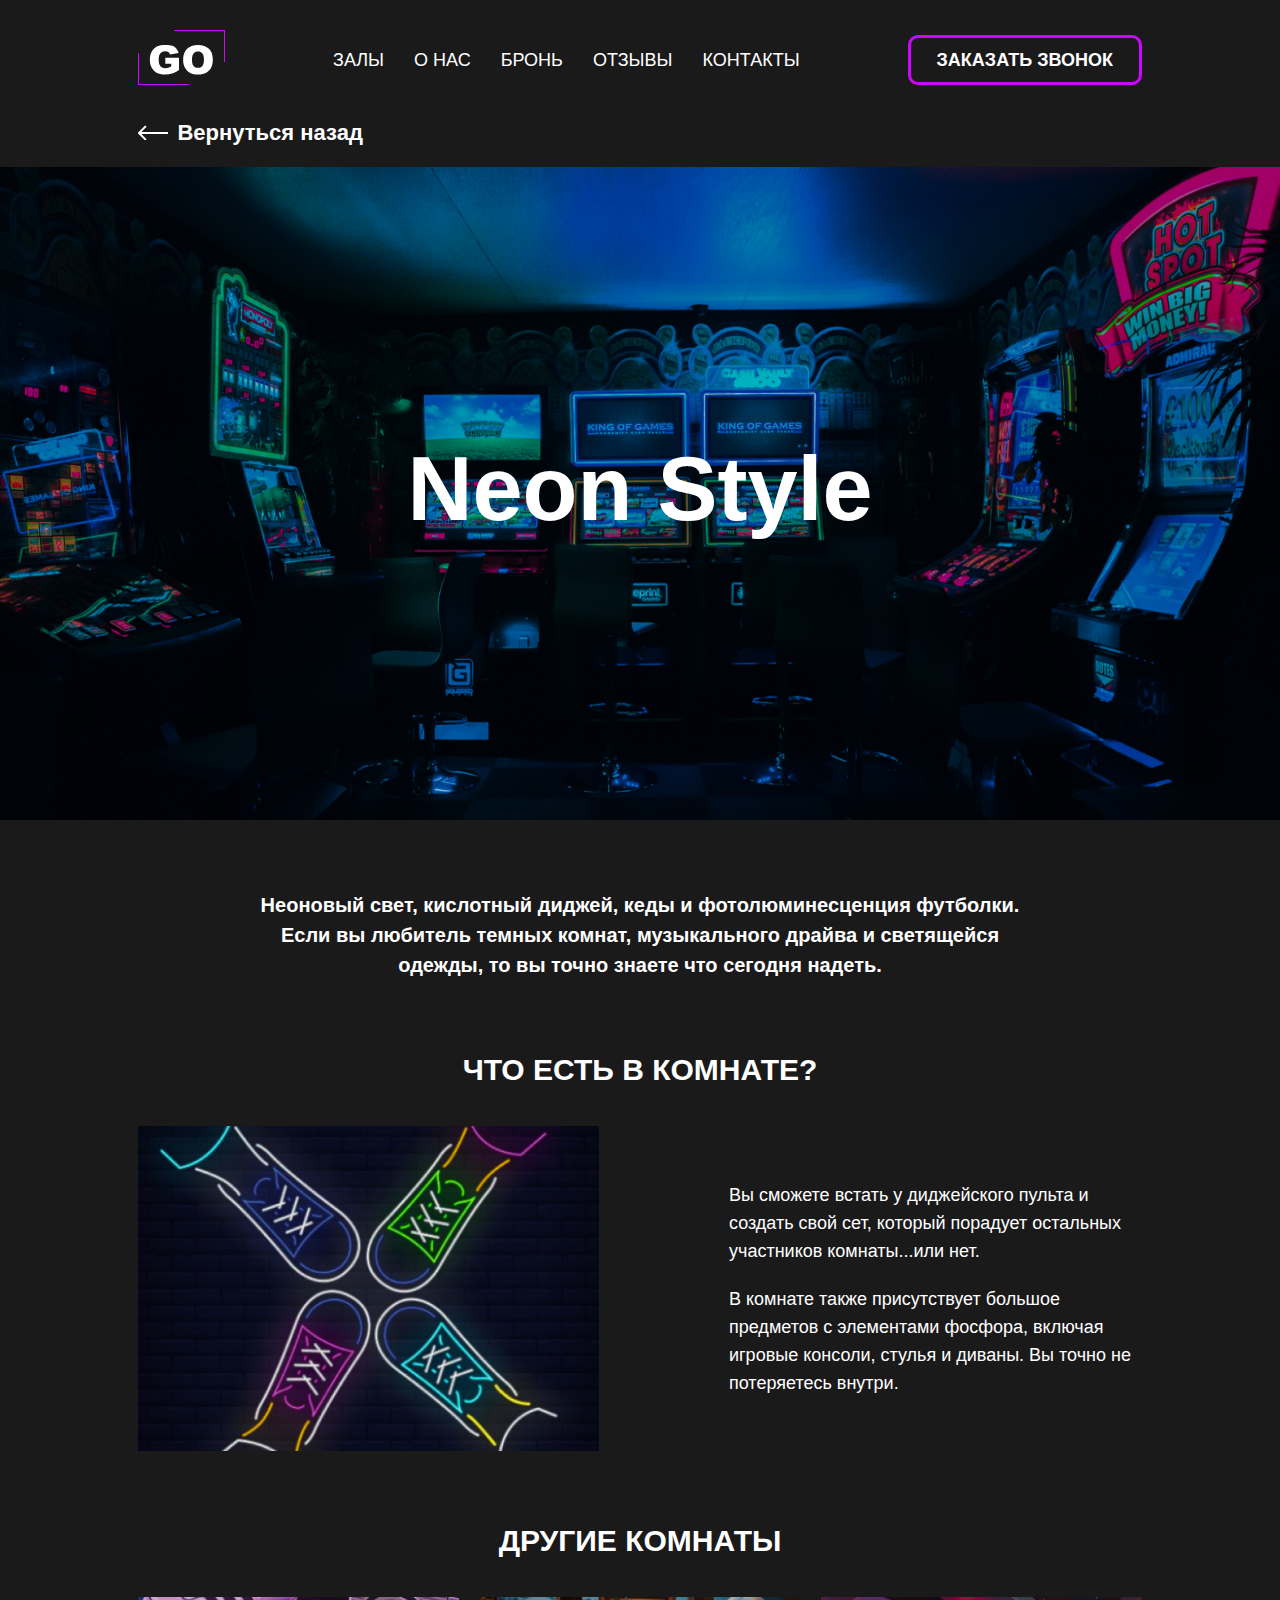
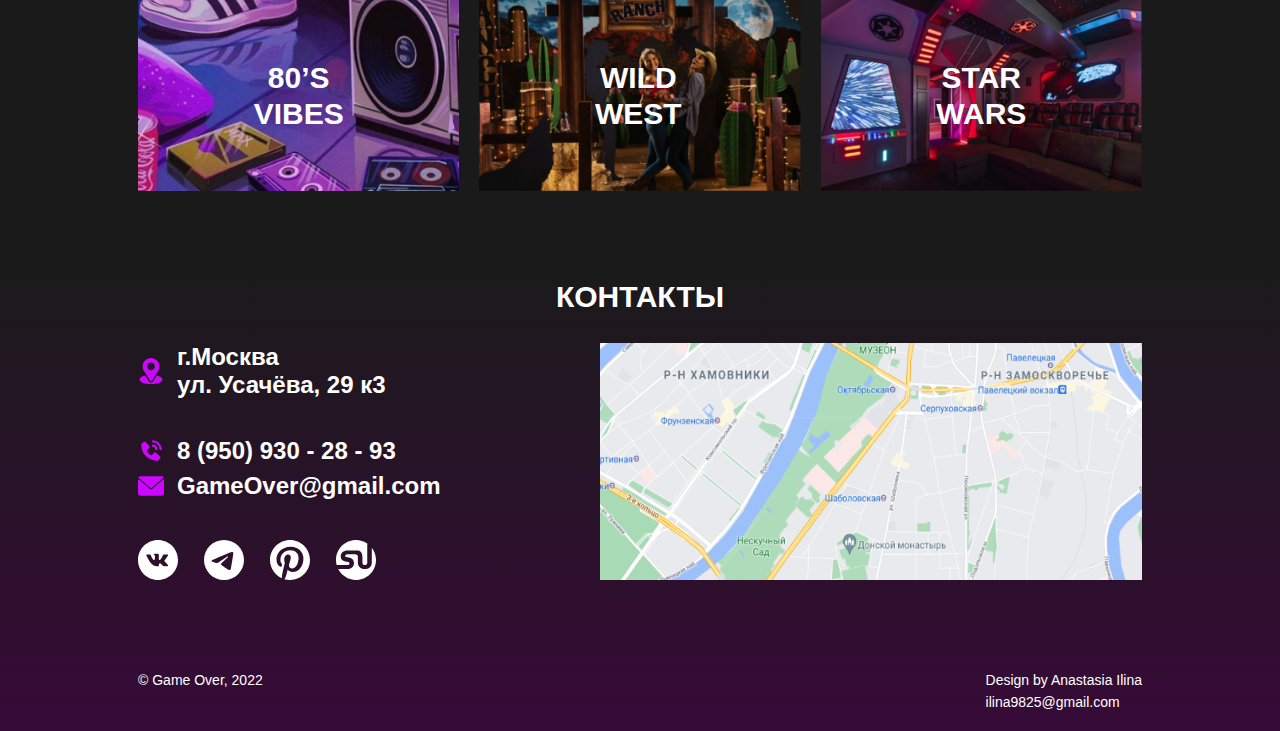
<file: neon-style.html>
<!DOCTYPE html>
<html lang="ru">
<head>
  <meta charset="UTF-8">
  <meta name="viewport" content="width=device-width, initial-scale=1.0">
  <title>Neon Style</title>
  <link rel="stylesheet" href="./css/index.css">
</head>
<body>
  <header class="header">
    <div class="container">
      <div class="header__flex">
        <div class="burger-menu"></div>

        <a href="#" class="header__link-img">
          <img class="header__img" src="./img/logo-white.svg" alt="Логотип">
        </a>
        
        <nav class="header__nav">
          <ul class="header__list">
            <li class="header__item"><a class="header__link" href="#other-rooms">Залы</a></li>
            <li class="header__item"><a class="header__link" href="/#about-us">О нас</a></li>
            <li class="header__item"><a class="header__link" href="/#reservation">Бронь</a></li>
            <li class="header__item"><a class="header__link" href="/#reviews">Отзывы</a></li>
            <li class="header__item"><a class="header__link" href="#contacts">Контакты</a></li>
          </ul>      
        </nav>

        <button class="header__btn">Заказать звонок</button>
      </div>   
    </div>
  </header>

  <div class="container">
    <a class="come-back" href="/#home">
      <div class="come-back__arrow"></div>

      <div class="come-back__text">Вернуться назад</div>
    </a>
  </div>

  <main>
    <section class="banner">
      <div class="room__bg room4__bg">
        <div class="container banner__flex">
          <h1 class="banner__title">Neon Style</h1>
        </div>
      </div>
    </section>

    <div class="container">
      <p class="vibes__text">
        Неоновый свет, кислотный диджей, кеды и фотолюминесценция футболки. Если вы любитель темных комнат, музыкального драйва и светящейся одежды, то вы точно знаете что сегодня надеть.
      </p>
    </div>

    <section class="specification">
      <div class="container">
        <h2 class="specification__title">Что есть в комнате?</h2>

        <div class="specification__flex">
          <img class="specification__img" src="./img/neon-style(2).png" alt="#">

          <div class="specification__text">
            <p class="specification__text_margin">Вы сможете встать у диджейского пульта и создать свой сет, который порадует остальных участников комнаты...или нет. </p>

            <p>В комнате также присутствует большое предметов с элементами фосфора, включая игровые консоли, стулья и диваны. Вы точно не потеряетесь внутри.</p>
          </div>
        </div>
      </div>
    </section>

    <section class="other-rooms" id="other-rooms">
      <div class="container">
        <h2 class="other-rooms__title specification__title">Другие комнаты</h2>

        <div class="other-rooms__flex">
          <a class="other-rooms__star-wars other-rooms__item" href="./80vibes.html">
            <img  class="other-rooms__img other-rooms__star-wars" src="./img/otherRooms-80vibes.png" alt="#">

            <div class="other-rooms__text other-rooms__star-wars__text">80’s<br>vibes</div>
          </a>

          <a class="other-rooms__wild-west other-rooms__item" href="./wild-west.html">
            <img class="other-rooms__img other-rooms__img-1" src="./img/otherRooms-wild-west.png" alt="#">

            <div class="other-rooms__text other-rooms__wild-west__text ">wild<br>west</div>
          </a>

          <a class="other-rooms__neon-style other-rooms__item" href="./star-wars.html">
            <img class="other-rooms__img other-rooms__neon-style" src="./img/otherRooms-star-wars.png" alt="#">

            <div class="other-rooms__text other-rooms__neon-style__text">star<br>wars</div>
          </a>
        </div>
      </div>
    </section>
  </main>

  <footer class="contacts">
    <div class="container">
      <h2 class="contacts__title" id="contacts">Контакты</h2>

      <div class="contacts__flex">
        <div class="contacts__block_1">
          <a class="data contacts__address" href="#">
            <div class="contacts__icon contacts__icon_address">
              <svg width="32" height="32" viewbox="0 0 32 32" fill="currentColor" xmlns="http://www.w3.org/2000/svg">
                <path d="M16 0C10.3772 0 5.6875 4.52938 5.6875 10.3125C5.6875 12.5126 6.34862 14.4745 7.61744 16.3129L15.2108 28.1616C15.5792 28.7376 16.4216 28.7365 16.7892 28.1616L24.4155 16.2726C25.657 14.5175 26.3125 12.4567 26.3125 10.3125C26.3125 4.62619 21.6863 0 16 0ZM16 15C13.4154 15 11.3125 12.8971 11.3125 10.3125C11.3125 7.72794 13.4154 5.625 16 5.625C18.5846 5.625 20.6875 7.72794 20.6875 10.3125C20.6875 12.8971 18.5846 15 16 15Z" />
                <path d="M23.329 21.5435L18.6083 28.9239C17.3864 30.829 14.6068 30.8228 13.3907 28.9257L8.66238 21.5454C4.50213 22.5073 1.9375 24.2693 1.9375 26.375C1.9375 30.0289 9.183 32 16 32C22.817 32 30.0625 30.0289 30.0625 26.375C30.0625 24.2678 27.4943 22.5048 23.329 21.5435Z"/>
                </svg> 
            </div>
            <div class="contacts__address_2"><span class="contacts__address_text">г.Москва</span><br> ул. Усачёва, 29 к3</div>
          </a>
  
          <a class="data contacts__phone" href="#">
            <div class="contacts__icon">
              <svg width="32" height="32" viewBox="0 0 32 32" fill="currentColor" xmlns="http://www.w3.org/2000/svg">
                <path d="M26.6667 14.6652H29.3333C29.3333 7.82517 24.1693 2.6665 17.32 2.6665V5.33317C22.736 5.33317 26.6667 9.25717 26.6667 14.6652Z"/>
                <path d="M17.3333 10.6667C20.1373 10.6667 21.3333 11.8627 21.3333 14.6667H24C24 10.3667 21.6333 7.99999 17.3333 7.99999V10.6667ZM21.896 17.924C21.6398 17.6911 21.3031 17.5669 20.9571 17.5776C20.611 17.5883 20.2827 17.7331 20.0413 17.9813L16.8507 21.2627C16.0827 21.116 14.5387 20.6347 12.9493 19.0493C11.36 17.4587 10.8787 15.9107 10.736 15.148L14.0147 11.956C14.2632 11.7148 14.4082 11.3864 14.4189 11.0403C14.4296 10.6941 14.3052 10.3574 14.072 10.1013L9.14534 4.68399C8.91207 4.42714 8.58785 4.27133 8.24155 4.24967C7.89525 4.22801 7.55414 4.3422 7.29068 4.56799L4.39734 7.04933C4.16682 7.28068 4.02924 7.58859 4.01068 7.91466C3.99068 8.24799 3.60934 16.144 9.73201 22.2693C15.0733 27.6093 21.764 28 23.6067 28C23.876 28 24.0413 27.992 24.0853 27.9893C24.4114 27.9711 24.7191 27.8329 24.9493 27.6013L27.4293 24.7067C27.6553 24.4434 27.7697 24.1024 27.7483 23.7561C27.7269 23.4098 27.5713 23.0855 27.3147 22.852L21.896 17.924Z"/>
                </svg>
                
            </div>
            <div>8 (950) 930 - 28 - 93</div>
          </a>
  
          <a class="data contacts__mail" href="#">
            <div class="contacts__icon">
              <svg width="32" height="32" viewBox="0 0 32 32" fill="currentColor" xmlns="http://www.w3.org/2000/svg">
                <path d="M0.668024 5.94725C5.0599 9.66669 12.7663 16.2103 15.0313 18.2506C15.3353 18.526 15.6615 18.666 16 18.666C16.3379 18.666 16.6635 18.5273 16.9668 18.2533C19.2338 16.2109 26.9401 9.66669 31.3321 5.94725C31.6055 5.71612 31.6472 5.30987 31.4258 5.02731C30.9141 4.37437 30.1511 4 29.3333 4H2.66671C1.84902 4 1.08596 4.37438 0.574274 5.02738C0.352899 5.30988 0.394587 5.71612 0.668024 5.94725Z"/>
                <path d="M31.6133 7.96303C31.377 7.85303 31.099 7.89141 30.9024 8.05941C26.0319 12.1883 19.8158 17.4807 17.86 19.243C16.7623 20.2338 15.2389 20.2338 14.1386 19.2417C12.054 17.3634 5.0735 11.4292 1.09763 8.05934C0.899688 7.89134 0.621063 7.85428 0.386687 7.96297C0.151062 8.07241 0 8.30809 0 8.56784V25.3335C0 26.8042 1.19594 28.0002 2.66669 28.0002H29.3334C30.8041 28.0002 32 26.8042 32 25.3335V8.56784C32 8.30809 31.8489 8.07178 31.6133 7.96303Z"/>
                </svg>
                
            </div>
            <div>GameOver@gmail.com</div>
          </a>
          
          <ul class="contacts__elem">
            <li class="contacts__item"><a class="contacts__link contacts__elem_vk" href="#">
              <svg width="50" height="50" viewbox="0 0 50 50" fill="currentColor" xmlns="http://www.w3.org/2000/svg">
                <path d="M25 0C11.1927 0 0 11.1927 0 25C0 38.8073 11.1927 50 25 50C38.8073 50 50 38.8073 50 25C50 11.1927 38.8073 0 25 0ZM34.6146 28.2057C34.6146 28.2057 36.8255 30.388 37.3698 31.401C37.3854 31.4219 37.3932 31.4427 37.3984 31.4531C37.6198 31.8255 37.6719 32.1146 37.5625 32.3307C37.3802 32.6901 36.7552 32.8672 36.5417 32.8828H32.6354C32.3646 32.8828 31.7969 32.8125 31.1094 32.3385C30.5807 31.9687 30.0599 31.362 29.5521 30.7708C28.7943 29.8906 28.138 29.1302 27.4766 29.1302C27.3925 29.1301 27.309 29.1432 27.2292 29.1693C26.7292 29.3307 26.0885 30.0443 26.0885 31.9453C26.0885 32.5391 25.6198 32.8802 25.2891 32.8802H23.5C22.8906 32.8802 19.7161 32.6667 16.9036 29.7005C13.4609 26.0677 10.362 18.7812 10.3359 18.7135C10.1406 18.2422 10.5443 17.9896 10.9844 17.9896H14.9297C15.4557 17.9896 15.6276 18.3099 15.7474 18.5937C15.888 18.9245 16.4036 20.2396 17.25 21.7188C18.6224 24.1302 19.4635 25.1094 20.138 25.1094C20.2645 25.1079 20.3887 25.0757 20.5 25.0156C21.3802 24.526 21.2161 21.388 21.1771 20.737C21.1771 20.6146 21.1745 19.3333 20.724 18.7187C20.401 18.2734 19.8516 18.1042 19.5182 18.0417C19.6531 17.8555 19.8309 17.7045 20.0365 17.6016C20.6406 17.2995 21.7292 17.2552 22.8099 17.2552H23.4115C24.5833 17.2708 24.8854 17.3464 25.3099 17.4531C26.1693 17.6589 26.1875 18.2135 26.112 20.112C26.0885 20.651 26.0651 21.2604 26.0651 21.9792C26.0651 22.1354 26.0573 22.3021 26.0573 22.4792C26.0312 23.4453 26 24.5417 26.6823 24.9922C26.7713 25.048 26.8741 25.0778 26.9792 25.0781C27.2161 25.0781 27.9297 25.0781 29.862 21.763C30.4579 20.696 30.9758 19.5872 31.4115 18.4453C31.4505 18.3776 31.5651 18.1693 31.7005 18.0885C31.8005 18.0376 31.9113 18.0117 32.0234 18.013H36.6615C37.1667 18.013 37.513 18.0885 37.5781 18.2839C37.6927 18.5937 37.5573 19.5391 35.4401 22.4062L34.4948 23.6536C32.5755 26.1693 32.5755 26.2969 34.6146 28.2057Z"/>
                </svg>
            </a></li>

            <li class="contacts__item"><a class="contacts__link contacts__elem_telegram" href="#">
              <svg width="50" height="50" viewBox="0 0 50 50" fill="currentColor" xmlns="http://www.w3.org/2000/svg">
                <path d="M49.9999 25C49.9999 31.6304 47.366 37.9893 42.6775 42.6777C37.9891 47.3661 31.6303 50 24.9999 50C18.3695 50 12.0106 47.3661 7.32221 42.6777C2.6338 37.9893 -0.00012207 31.6304 -0.00012207 25C-0.00012207 18.3696 2.6338 12.0107 7.32221 7.32233C12.0106 2.63392 18.3695 0 24.9999 0C31.6303 0 37.9891 2.63392 42.6775 7.32233C47.366 12.0107 49.9999 18.3696 49.9999 25ZM25.8968 18.4563C23.4655 19.4688 18.603 21.5625 11.3155 24.7375C10.1343 25.2062 9.51238 25.6687 9.45613 26.1187C9.36238 26.8781 10.3155 27.1781 11.6124 27.5875L12.1593 27.7594C13.4343 28.175 15.153 28.6594 16.0436 28.6781C16.8561 28.6969 17.7593 28.3656 18.7561 27.6781C25.5655 23.0813 29.0811 20.7594 29.2999 20.7094C29.4561 20.6719 29.6749 20.6281 29.8186 20.7594C29.9655 20.8875 29.9499 21.1344 29.9343 21.2C29.8405 21.6031 26.0999 25.0781 24.1655 26.8781C23.5624 27.4406 23.1343 27.8375 23.0468 27.9281C22.8541 28.125 22.6582 28.3188 22.4593 28.5094C21.2718 29.6531 20.3843 30.5094 22.5061 31.9094C23.528 32.5844 24.3468 33.1375 25.1624 33.6937C26.0499 34.3 26.9374 34.9031 28.0874 35.6594C28.378 35.8469 28.6593 36.05 28.9311 36.2437C29.9655 36.9812 30.8999 37.6437 32.0468 37.5375C32.7155 37.475 33.4061 36.85 33.7561 34.975C34.5843 30.5469 36.2124 20.9562 36.5874 17.0031C36.6103 16.6745 36.5966 16.3444 36.5468 16.0187C36.5173 15.756 36.3902 15.5139 36.1905 15.3406C35.9062 15.1443 35.5672 15.0427 35.2218 15.05C34.2843 15.0656 32.8374 15.5688 25.8968 18.4563Z"/>
                </svg>
                
            </a></li>

            <li class="contacts__item"><a class="contacts__link contacts__elem_pinterest" href="#">
              <svg width="50" height="50" viewBox="0 0 50 50" fill="currentColor" xmlns="http://www.w3.org/2000/svg">
                <path d="M25.0005 0C11.1947 0 -0.00012207 11.1936 -0.00012207 25.0006C-0.00012207 35.2378 6.15565 44.0314 14.9646 47.8981C14.8941 46.1526 14.9512 44.0558 15.3999 42.159C15.8806 40.1282 18.6165 28.5359 18.6165 28.5359C18.6165 28.5359 17.8178 26.9397 17.8178 24.5808C17.8178 20.8763 19.9653 18.1077 22.6383 18.1077C24.9121 18.1077 26.0108 19.8154 26.0108 21.8609C26.0108 24.1468 24.5537 27.5635 23.8037 30.7327C23.1768 33.3859 25.1339 35.5481 27.7499 35.5481C32.4864 35.5481 35.6762 29.4647 35.6762 22.2558C35.6762 16.7782 31.9864 12.6769 25.2742 12.6769C17.6903 12.6769 12.9659 18.3321 12.9659 24.6487C12.9659 26.8282 13.6082 28.3635 14.6146 29.5513C15.0768 30.0981 15.1409 30.318 14.9736 30.9462C14.8537 31.4058 14.5781 32.5128 14.4646 32.9519C14.2986 33.5853 13.7858 33.8109 13.2127 33.5776C9.71975 32.1513 8.09283 28.3263 8.09283 24.0263C8.09283 16.9237 14.0819 8.40898 25.9601 8.40898C35.5056 8.40898 41.7877 15.316 41.7877 22.732C41.7877 32.5378 36.3351 39.8647 28.298 39.8647C25.5999 39.8647 23.0608 38.4051 22.1909 36.7487C22.1909 36.7487 20.7396 42.5077 20.4326 43.6218C19.9024 45.5494 18.8646 47.4763 17.9159 48.9769C20.2162 49.6571 22.6024 50.0025 25.0012 50.0026C38.8063 50.0013 49.9999 38.8071 49.9999 25.0006C49.9999 11.1936 38.8063 0 25.0005 0Z"/>
                </svg>
                
            </a></li>
              
            <li class="contacts__item"><a class="contacts__link contacts__elem_stum" href="#">
              <svg width="50" height="50" viewBox="0 0 50 50" fill="currentColor" xmlns="http://www.w3.org/2000/svg">
                <path fill-rule="evenodd" clip-rule="evenodd" d="M44.7442 9.66943C48.1584 14.0497 50.0085 19.4465 49.9999 25.0002C49.9999 38.8053 38.8051 50.0002 25.0006 50.0002C15.2871 50.0002 6.866 44.4579 2.72754 36.3649H13.6237C18.816 36.3649 22.4429 33.5662 22.4429 29.0925C22.4429 19.6111 11.5051 23.4739 11.5051 20.1092C11.5051 18.488 12.8057 17.8983 15.1859 17.8983H22.7692C24.8711 17.8983 27.3435 18.2752 27.3435 20.5688V28.1245C27.3435 33.5957 31.616 36.3643 36.0442 36.3643C40.548 36.3643 44.7435 33.5957 44.7435 28.1245V9.66943H44.7442Z"/>
                <path fill-rule="evenodd" clip-rule="evenodd" d="M25.0005 2.43241e-05C30.0173 -0.00698868 34.919 1.50262 39.0627 4.33079V28.3013C39.0627 29.9628 37.7037 31.3224 36.0447 31.3224C34.3838 31.3224 33.0261 29.9628 33.0261 28.3013V21.1186C33.0261 15.3846 30.1242 12.9994 26.3447 12.9994H14.0441C9.59091 12.9994 5.89668 15.834 5.89668 20.3289C5.89668 22.6289 6.88193 25.9994 11.5415 26.8353C15.3371 27.5186 16.8351 27.3199 16.8351 29.3506C16.8351 31.3224 14.6262 31.3224 11.7101 31.3224H0.80822C0.269706 29.2582 -0.00195208 27.1334 -0.000112793 25C-0.000112793 11.1981 11.196 2.43241e-05 25.0005 2.43241e-05Z"/>
                </svg>
            </a>
            </li>
          </ul>
        </div>

        <img class="contacts__img contacts__block_2" src="./img/map.png" alt="#">
      </div>
      
      <div class="contacts__text">
        <div class="contacts__text_1">© Game Over, 2022</div>

        <div class="contacts__text_2">
          <div class="contacts__text_2_1">Design by Anastasia Ilina</div>

          <div class="contacts__text_2_2">ilina9825@gmail.com</div>
        </div>
      </div>
    </div>
  </footer>
</body>
</html>
</file>
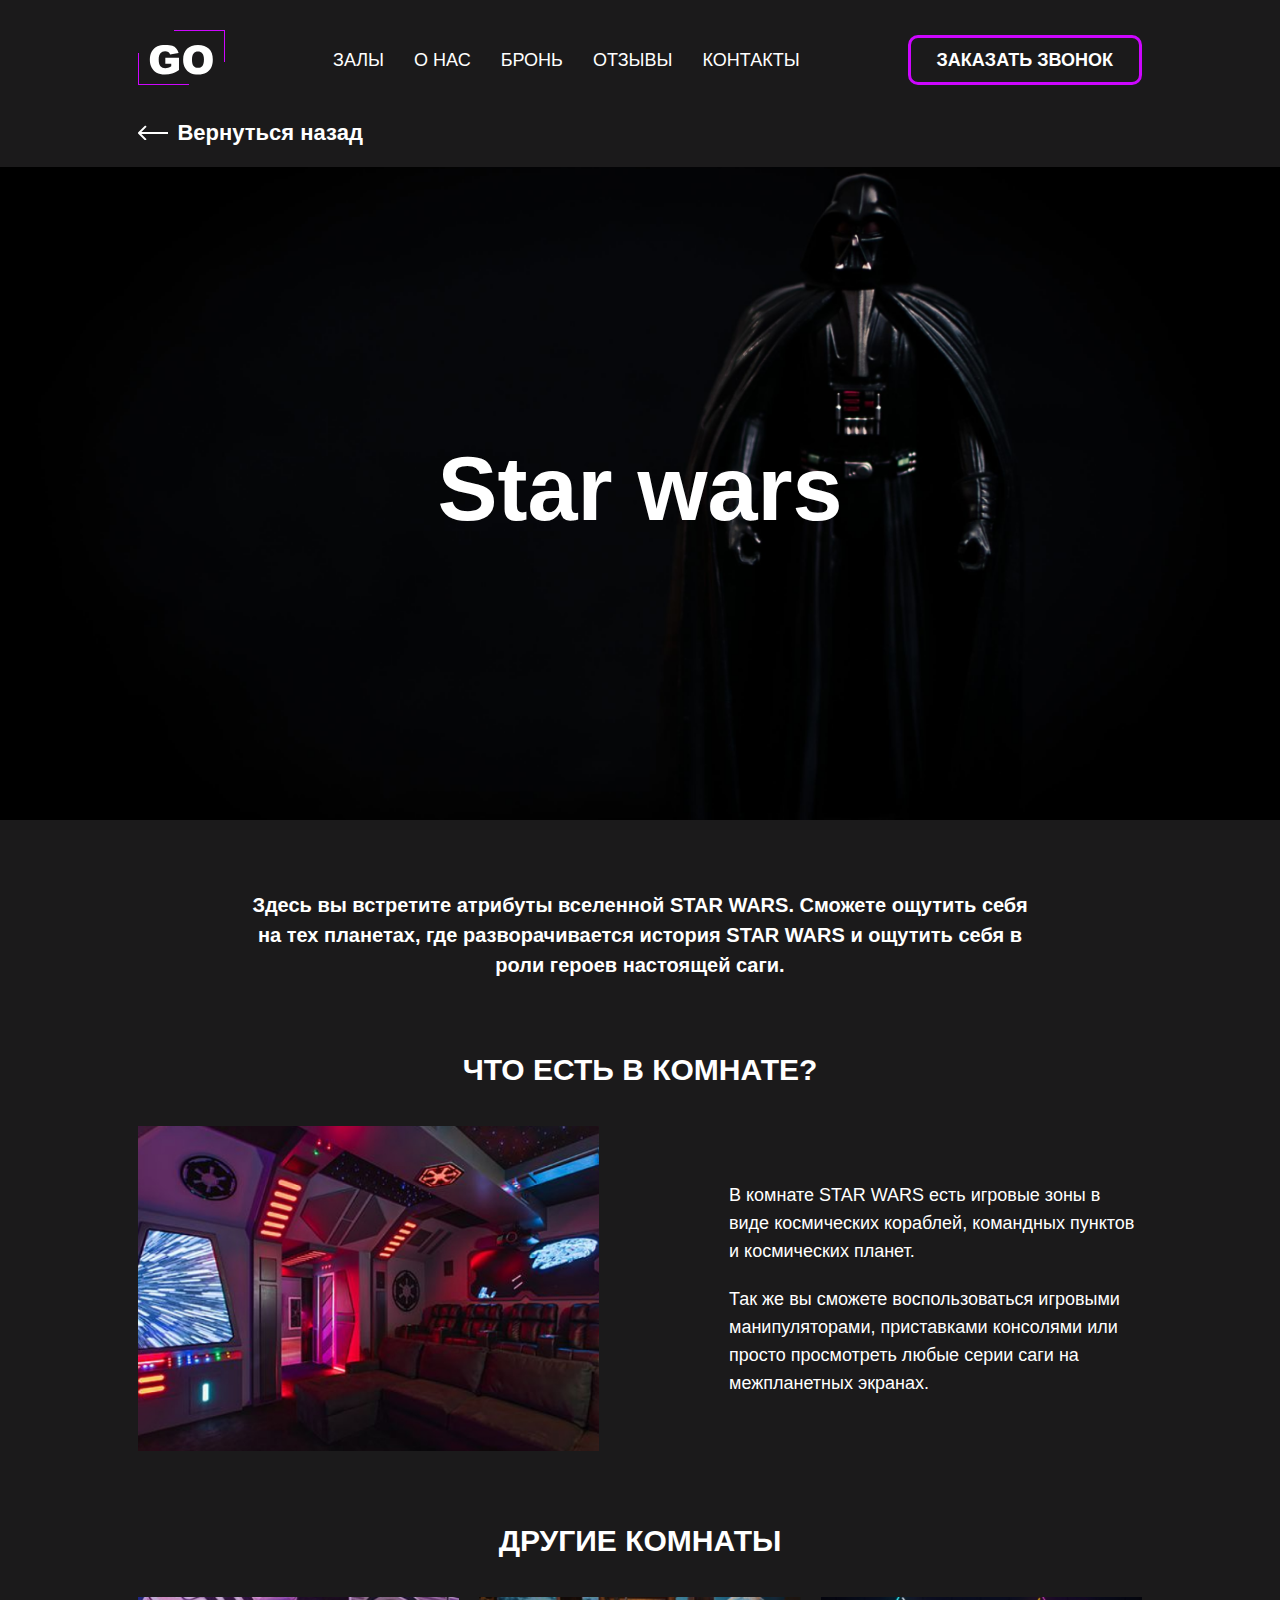
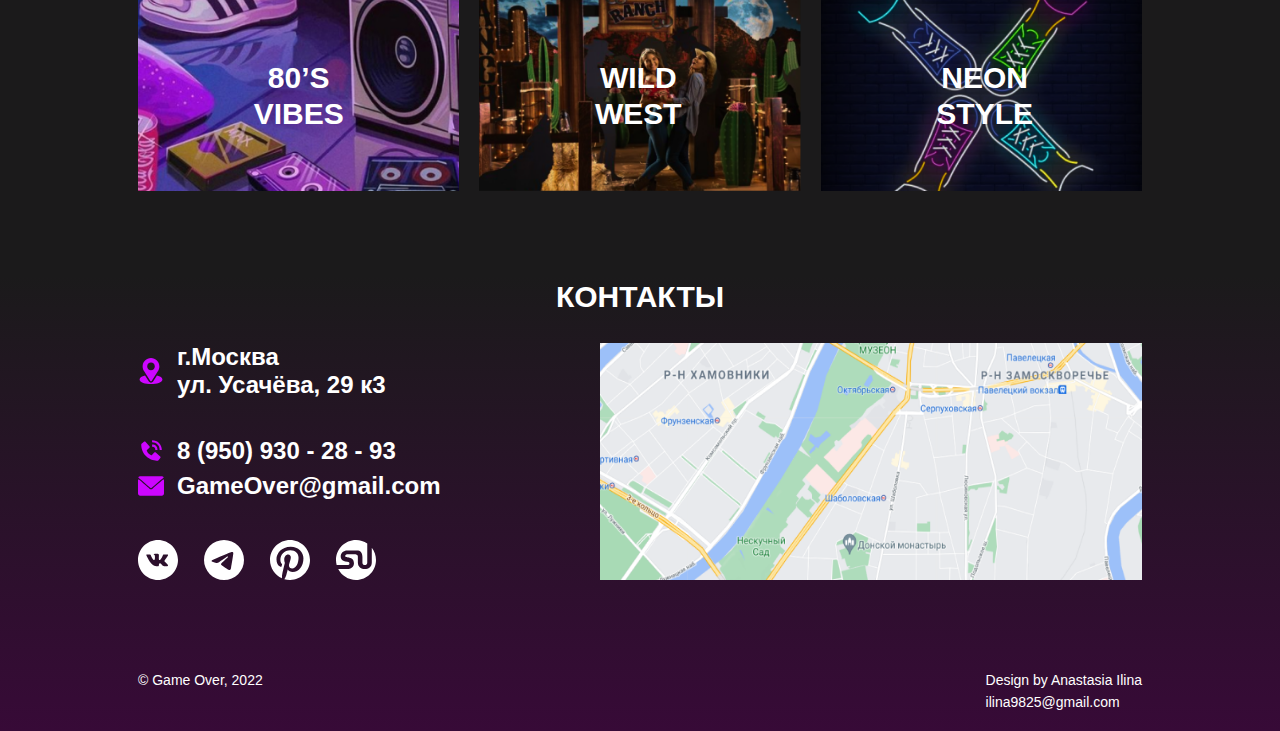
<file: star-wars.html>
<!DOCTYPE html>
<html lang="ru">
<head>
  <meta charset="UTF-8">
  <meta name="viewport" content="width=device-width, initial-scale=1.0">
  <title>Star Wars</title>
  <link rel="stylesheet" href="./css/index.css">
</head>
<body>
  <header class="header">
    <div class="container">
      <div class="header__flex">
        <div class="burger-menu"></div>

        <a href="#" class="header__link-img">
          <img class="header__img" src="./img/logo-white.svg" alt="Логотип">
        </a>
        
        <nav class="header__nav">
          <ul class="header__list">
            <li class="header__item"><a class="header__link" href="#other-rooms">Залы</a></li>
            <li class="header__item"><a class="header__link" href="/#about-us">О нас</a></li>
            <li class="header__item"><a class="header__link" href="/#reservation">Бронь</a></li>
            <li class="header__item"><a class="header__link" href="/#reviews">Отзывы</a></li>
            <li class="header__item"><a class="header__link" href="#contacts">Контакты</a></li>
          </ul>      
        </nav>

        <button class="header__btn">Заказать звонок</button>
      </div>   
    </div>
  </header>

  <div class="container">
    <a class="come-back" href="/#home">
      <div class="come-back__arrow"></div>

      <div class="come-back__text">Вернуться назад</div>
    </a>
  </div>

  <main>
    <section class="banner">
      <div class="room__bg room2__bg">
        <div class="container banner__flex">
          <h1 class="banner__title">Star wars</h1>
        </div>
      </div>
    </section>

    <div class="container">
      <p class="vibes__text">
        Здесь вы встретите атрибуты вселенной STAR WARS. Сможете ощутить себя на тех планетах, где разворачивается история STAR WARS и ощутить себя в роли героев наcтоящей саги.
      </p>
    </div>

    <section class="specification">
      <div class="container">
        <h2 class="specification__title">Что есть в комнате?</h2>

        <div class="specification__flex">
          <img class="specification__img" src="./img/star-wars(2).png" alt="#">

          <div class="specification__text">
            <p class="specification__text_margin">В комнате STAR WARS есть игровые зоны в виде космических кораблей, командных пунктов и космических планет. </p>

            <p>Так же вы сможете воспользоваться игровыми манипуляторами, приставками консолями или просто просмотреть любые серии саги на межпланетных экранах.</p>
          </div>
        </div>
      </div>
    </section>

    <section class="other-rooms" id="other-rooms">
      <div class="container">
        <h2 class="other-rooms__title specification__title">Другие комнаты</h2>

        <div class="other-rooms__flex">
          <a class="other-rooms__star-wars other-rooms__item" href="./80vibes.html">
            <img  class="other-rooms__img other-rooms__star-wars" src="./img/otherRooms-80vibes.png" alt="#">

            <div class="other-rooms__text other-rooms__star-wars__text">80’s<br>vibes</div>
          </a>

          <a class="other-rooms__wild-west other-rooms__item" href="./wild-west.html">
            <img class="other-rooms__img other-rooms__img-1" src="./img/otherRooms-wild-west.png" alt="#">

            <div class="other-rooms__text other-rooms__wild-west__text ">wild<br>west</div>
          </a>

          <a class="other-rooms__neon-style other-rooms__item" href="./neon-style.html">
            <img class="other-rooms__img other-rooms__neon-style" src="./img/otherRooms-neon-style.png" alt="#">

            <div class="other-rooms__text other-rooms__neon-style__text">Neon<br>Style</div>
          </a>
        </div>
      </div>
    </section>
  </main>

  <footer class="contacts">
    <div class="container">
      <h2 class="contacts__title" id="contacts">Контакты</h2>

      <div class="contacts__flex">
        <div class="contacts__block_1">
          <a class="data contacts__address" href="#">
            <div class="contacts__icon contacts__icon_address">
              <svg width="32" height="32" viewbox="0 0 32 32" fill="currentColor" xmlns="http://www.w3.org/2000/svg">
                <path d="M16 0C10.3772 0 5.6875 4.52938 5.6875 10.3125C5.6875 12.5126 6.34862 14.4745 7.61744 16.3129L15.2108 28.1616C15.5792 28.7376 16.4216 28.7365 16.7892 28.1616L24.4155 16.2726C25.657 14.5175 26.3125 12.4567 26.3125 10.3125C26.3125 4.62619 21.6863 0 16 0ZM16 15C13.4154 15 11.3125 12.8971 11.3125 10.3125C11.3125 7.72794 13.4154 5.625 16 5.625C18.5846 5.625 20.6875 7.72794 20.6875 10.3125C20.6875 12.8971 18.5846 15 16 15Z" />
                <path d="M23.329 21.5435L18.6083 28.9239C17.3864 30.829 14.6068 30.8228 13.3907 28.9257L8.66238 21.5454C4.50213 22.5073 1.9375 24.2693 1.9375 26.375C1.9375 30.0289 9.183 32 16 32C22.817 32 30.0625 30.0289 30.0625 26.375C30.0625 24.2678 27.4943 22.5048 23.329 21.5435Z"/>
                </svg> 
            </div>
            <div class="contacts__address_2"><span class="contacts__address_text">г.Москва</span><br> ул. Усачёва, 29 к3</div>
          </a>
  
          <a class="data contacts__phone" href="#">
            <div class="contacts__icon">
              <svg width="32" height="32" viewBox="0 0 32 32" fill="currentColor" xmlns="http://www.w3.org/2000/svg">
                <path d="M26.6667 14.6652H29.3333C29.3333 7.82517 24.1693 2.6665 17.32 2.6665V5.33317C22.736 5.33317 26.6667 9.25717 26.6667 14.6652Z"/>
                <path d="M17.3333 10.6667C20.1373 10.6667 21.3333 11.8627 21.3333 14.6667H24C24 10.3667 21.6333 7.99999 17.3333 7.99999V10.6667ZM21.896 17.924C21.6398 17.6911 21.3031 17.5669 20.9571 17.5776C20.611 17.5883 20.2827 17.7331 20.0413 17.9813L16.8507 21.2627C16.0827 21.116 14.5387 20.6347 12.9493 19.0493C11.36 17.4587 10.8787 15.9107 10.736 15.148L14.0147 11.956C14.2632 11.7148 14.4082 11.3864 14.4189 11.0403C14.4296 10.6941 14.3052 10.3574 14.072 10.1013L9.14534 4.68399C8.91207 4.42714 8.58785 4.27133 8.24155 4.24967C7.89525 4.22801 7.55414 4.3422 7.29068 4.56799L4.39734 7.04933C4.16682 7.28068 4.02924 7.58859 4.01068 7.91466C3.99068 8.24799 3.60934 16.144 9.73201 22.2693C15.0733 27.6093 21.764 28 23.6067 28C23.876 28 24.0413 27.992 24.0853 27.9893C24.4114 27.9711 24.7191 27.8329 24.9493 27.6013L27.4293 24.7067C27.6553 24.4434 27.7697 24.1024 27.7483 23.7561C27.7269 23.4098 27.5713 23.0855 27.3147 22.852L21.896 17.924Z"/>
                </svg>
                
            </div>
            <div>8 (950) 930 - 28 - 93</div>
          </a>
  
          <a class="data contacts__mail" href="#">
            <div class="contacts__icon">
              <svg width="32" height="32" viewBox="0 0 32 32" fill="currentColor" xmlns="http://www.w3.org/2000/svg">
                <path d="M0.668024 5.94725C5.0599 9.66669 12.7663 16.2103 15.0313 18.2506C15.3353 18.526 15.6615 18.666 16 18.666C16.3379 18.666 16.6635 18.5273 16.9668 18.2533C19.2338 16.2109 26.9401 9.66669 31.3321 5.94725C31.6055 5.71612 31.6472 5.30987 31.4258 5.02731C30.9141 4.37437 30.1511 4 29.3333 4H2.66671C1.84902 4 1.08596 4.37438 0.574274 5.02738C0.352899 5.30988 0.394587 5.71612 0.668024 5.94725Z"/>
                <path d="M31.6133 7.96303C31.377 7.85303 31.099 7.89141 30.9024 8.05941C26.0319 12.1883 19.8158 17.4807 17.86 19.243C16.7623 20.2338 15.2389 20.2338 14.1386 19.2417C12.054 17.3634 5.0735 11.4292 1.09763 8.05934C0.899688 7.89134 0.621063 7.85428 0.386687 7.96297C0.151062 8.07241 0 8.30809 0 8.56784V25.3335C0 26.8042 1.19594 28.0002 2.66669 28.0002H29.3334C30.8041 28.0002 32 26.8042 32 25.3335V8.56784C32 8.30809 31.8489 8.07178 31.6133 7.96303Z"/>
                </svg>
                
            </div>
            <div>GameOver@gmail.com</div>
          </a>
          
          <ul class="contacts__elem">
            <li class="contacts__item"><a class="contacts__link contacts__elem_vk" href="#">
              <svg width="50" height="50" viewbox="0 0 50 50" fill="currentColor" xmlns="http://www.w3.org/2000/svg">
                <path d="M25 0C11.1927 0 0 11.1927 0 25C0 38.8073 11.1927 50 25 50C38.8073 50 50 38.8073 50 25C50 11.1927 38.8073 0 25 0ZM34.6146 28.2057C34.6146 28.2057 36.8255 30.388 37.3698 31.401C37.3854 31.4219 37.3932 31.4427 37.3984 31.4531C37.6198 31.8255 37.6719 32.1146 37.5625 32.3307C37.3802 32.6901 36.7552 32.8672 36.5417 32.8828H32.6354C32.3646 32.8828 31.7969 32.8125 31.1094 32.3385C30.5807 31.9687 30.0599 31.362 29.5521 30.7708C28.7943 29.8906 28.138 29.1302 27.4766 29.1302C27.3925 29.1301 27.309 29.1432 27.2292 29.1693C26.7292 29.3307 26.0885 30.0443 26.0885 31.9453C26.0885 32.5391 25.6198 32.8802 25.2891 32.8802H23.5C22.8906 32.8802 19.7161 32.6667 16.9036 29.7005C13.4609 26.0677 10.362 18.7812 10.3359 18.7135C10.1406 18.2422 10.5443 17.9896 10.9844 17.9896H14.9297C15.4557 17.9896 15.6276 18.3099 15.7474 18.5937C15.888 18.9245 16.4036 20.2396 17.25 21.7188C18.6224 24.1302 19.4635 25.1094 20.138 25.1094C20.2645 25.1079 20.3887 25.0757 20.5 25.0156C21.3802 24.526 21.2161 21.388 21.1771 20.737C21.1771 20.6146 21.1745 19.3333 20.724 18.7187C20.401 18.2734 19.8516 18.1042 19.5182 18.0417C19.6531 17.8555 19.8309 17.7045 20.0365 17.6016C20.6406 17.2995 21.7292 17.2552 22.8099 17.2552H23.4115C24.5833 17.2708 24.8854 17.3464 25.3099 17.4531C26.1693 17.6589 26.1875 18.2135 26.112 20.112C26.0885 20.651 26.0651 21.2604 26.0651 21.9792C26.0651 22.1354 26.0573 22.3021 26.0573 22.4792C26.0312 23.4453 26 24.5417 26.6823 24.9922C26.7713 25.048 26.8741 25.0778 26.9792 25.0781C27.2161 25.0781 27.9297 25.0781 29.862 21.763C30.4579 20.696 30.9758 19.5872 31.4115 18.4453C31.4505 18.3776 31.5651 18.1693 31.7005 18.0885C31.8005 18.0376 31.9113 18.0117 32.0234 18.013H36.6615C37.1667 18.013 37.513 18.0885 37.5781 18.2839C37.6927 18.5937 37.5573 19.5391 35.4401 22.4062L34.4948 23.6536C32.5755 26.1693 32.5755 26.2969 34.6146 28.2057Z"/>
                </svg>
            </a></li>

            <li class="contacts__item"><a class="contacts__link contacts__elem_telegram" href="#">
              <svg width="50" height="50" viewBox="0 0 50 50" fill="currentColor" xmlns="http://www.w3.org/2000/svg">
                <path d="M49.9999 25C49.9999 31.6304 47.366 37.9893 42.6775 42.6777C37.9891 47.3661 31.6303 50 24.9999 50C18.3695 50 12.0106 47.3661 7.32221 42.6777C2.6338 37.9893 -0.00012207 31.6304 -0.00012207 25C-0.00012207 18.3696 2.6338 12.0107 7.32221 7.32233C12.0106 2.63392 18.3695 0 24.9999 0C31.6303 0 37.9891 2.63392 42.6775 7.32233C47.366 12.0107 49.9999 18.3696 49.9999 25ZM25.8968 18.4563C23.4655 19.4688 18.603 21.5625 11.3155 24.7375C10.1343 25.2062 9.51238 25.6687 9.45613 26.1187C9.36238 26.8781 10.3155 27.1781 11.6124 27.5875L12.1593 27.7594C13.4343 28.175 15.153 28.6594 16.0436 28.6781C16.8561 28.6969 17.7593 28.3656 18.7561 27.6781C25.5655 23.0813 29.0811 20.7594 29.2999 20.7094C29.4561 20.6719 29.6749 20.6281 29.8186 20.7594C29.9655 20.8875 29.9499 21.1344 29.9343 21.2C29.8405 21.6031 26.0999 25.0781 24.1655 26.8781C23.5624 27.4406 23.1343 27.8375 23.0468 27.9281C22.8541 28.125 22.6582 28.3188 22.4593 28.5094C21.2718 29.6531 20.3843 30.5094 22.5061 31.9094C23.528 32.5844 24.3468 33.1375 25.1624 33.6937C26.0499 34.3 26.9374 34.9031 28.0874 35.6594C28.378 35.8469 28.6593 36.05 28.9311 36.2437C29.9655 36.9812 30.8999 37.6437 32.0468 37.5375C32.7155 37.475 33.4061 36.85 33.7561 34.975C34.5843 30.5469 36.2124 20.9562 36.5874 17.0031C36.6103 16.6745 36.5966 16.3444 36.5468 16.0187C36.5173 15.756 36.3902 15.5139 36.1905 15.3406C35.9062 15.1443 35.5672 15.0427 35.2218 15.05C34.2843 15.0656 32.8374 15.5688 25.8968 18.4563Z"/>
                </svg>
                
            </a></li>

            <li class="contacts__item"><a class="contacts__link contacts__elem_pinterest" href="#">
              <svg width="50" height="50" viewBox="0 0 50 50" fill="currentColor" xmlns="http://www.w3.org/2000/svg">
                <path d="M25.0005 0C11.1947 0 -0.00012207 11.1936 -0.00012207 25.0006C-0.00012207 35.2378 6.15565 44.0314 14.9646 47.8981C14.8941 46.1526 14.9512 44.0558 15.3999 42.159C15.8806 40.1282 18.6165 28.5359 18.6165 28.5359C18.6165 28.5359 17.8178 26.9397 17.8178 24.5808C17.8178 20.8763 19.9653 18.1077 22.6383 18.1077C24.9121 18.1077 26.0108 19.8154 26.0108 21.8609C26.0108 24.1468 24.5537 27.5635 23.8037 30.7327C23.1768 33.3859 25.1339 35.5481 27.7499 35.5481C32.4864 35.5481 35.6762 29.4647 35.6762 22.2558C35.6762 16.7782 31.9864 12.6769 25.2742 12.6769C17.6903 12.6769 12.9659 18.3321 12.9659 24.6487C12.9659 26.8282 13.6082 28.3635 14.6146 29.5513C15.0768 30.0981 15.1409 30.318 14.9736 30.9462C14.8537 31.4058 14.5781 32.5128 14.4646 32.9519C14.2986 33.5853 13.7858 33.8109 13.2127 33.5776C9.71975 32.1513 8.09283 28.3263 8.09283 24.0263C8.09283 16.9237 14.0819 8.40898 25.9601 8.40898C35.5056 8.40898 41.7877 15.316 41.7877 22.732C41.7877 32.5378 36.3351 39.8647 28.298 39.8647C25.5999 39.8647 23.0608 38.4051 22.1909 36.7487C22.1909 36.7487 20.7396 42.5077 20.4326 43.6218C19.9024 45.5494 18.8646 47.4763 17.9159 48.9769C20.2162 49.6571 22.6024 50.0025 25.0012 50.0026C38.8063 50.0013 49.9999 38.8071 49.9999 25.0006C49.9999 11.1936 38.8063 0 25.0005 0Z"/>
                </svg>
                
            </a></li>
              
            <li class="contacts__item"><a class="contacts__link contacts__elem_stum" href="#">
              <svg width="50" height="50" viewBox="0 0 50 50" fill="currentColor" xmlns="http://www.w3.org/2000/svg">
                <path fill-rule="evenodd" clip-rule="evenodd" d="M44.7442 9.66943C48.1584 14.0497 50.0085 19.4465 49.9999 25.0002C49.9999 38.8053 38.8051 50.0002 25.0006 50.0002C15.2871 50.0002 6.866 44.4579 2.72754 36.3649H13.6237C18.816 36.3649 22.4429 33.5662 22.4429 29.0925C22.4429 19.6111 11.5051 23.4739 11.5051 20.1092C11.5051 18.488 12.8057 17.8983 15.1859 17.8983H22.7692C24.8711 17.8983 27.3435 18.2752 27.3435 20.5688V28.1245C27.3435 33.5957 31.616 36.3643 36.0442 36.3643C40.548 36.3643 44.7435 33.5957 44.7435 28.1245V9.66943H44.7442Z"/>
                <path fill-rule="evenodd" clip-rule="evenodd" d="M25.0005 2.43241e-05C30.0173 -0.00698868 34.919 1.50262 39.0627 4.33079V28.3013C39.0627 29.9628 37.7037 31.3224 36.0447 31.3224C34.3838 31.3224 33.0261 29.9628 33.0261 28.3013V21.1186C33.0261 15.3846 30.1242 12.9994 26.3447 12.9994H14.0441C9.59091 12.9994 5.89668 15.834 5.89668 20.3289C5.89668 22.6289 6.88193 25.9994 11.5415 26.8353C15.3371 27.5186 16.8351 27.3199 16.8351 29.3506C16.8351 31.3224 14.6262 31.3224 11.7101 31.3224H0.80822C0.269706 29.2582 -0.00195208 27.1334 -0.000112793 25C-0.000112793 11.1981 11.196 2.43241e-05 25.0005 2.43241e-05Z"/>
                </svg>
            </a>
            </li>
          </ul>
        </div>

        <img class="contacts__img contacts__block_2" src="./img/map.png" alt="#">
      </div>
      
      <div class="contacts__text">
        <div class="contacts__text_1">© Game Over, 2022</div>

        <div class="contacts__text_2">
          <div class="contacts__text_2_1">Design by Anastasia Ilina</div>

          <div class="contacts__text_2_2">ilina9825@gmail.com</div>
        </div>
      </div>
    </div>
  </footer>
</body>
</html>
</file>
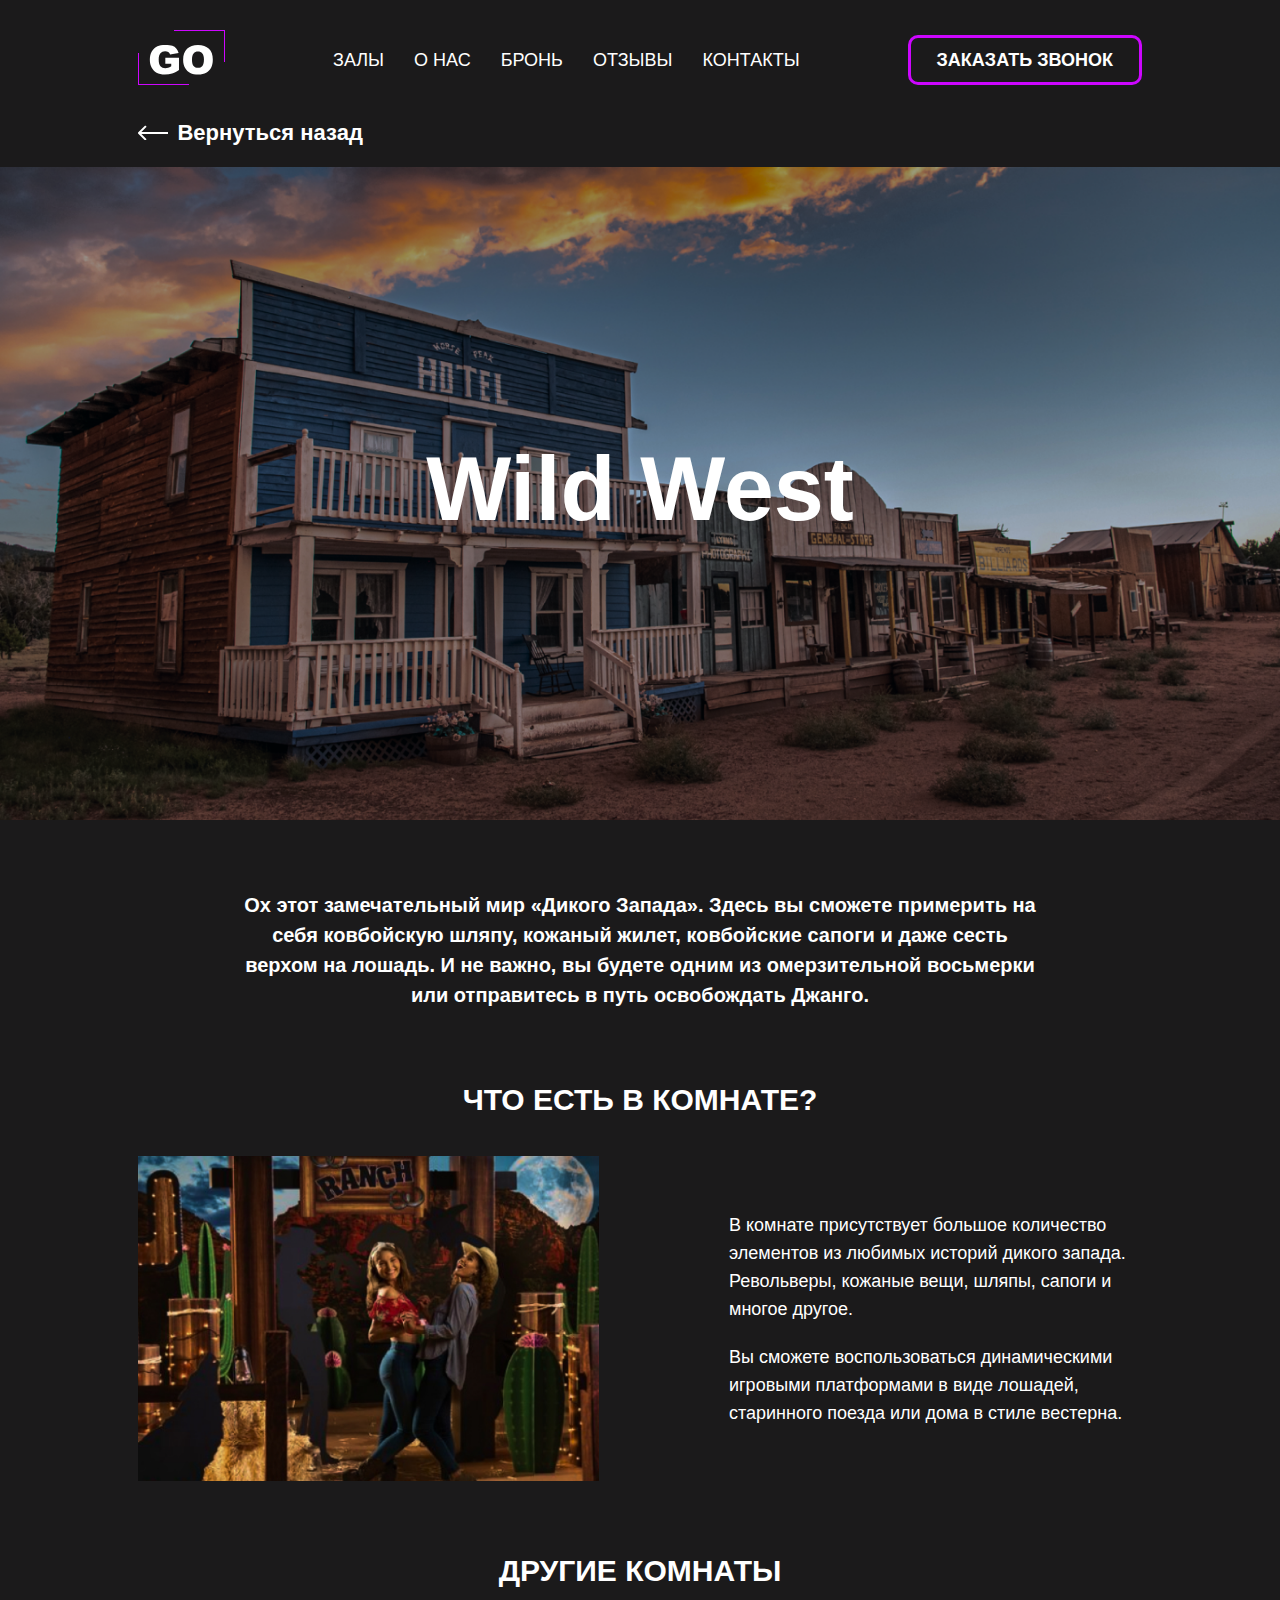
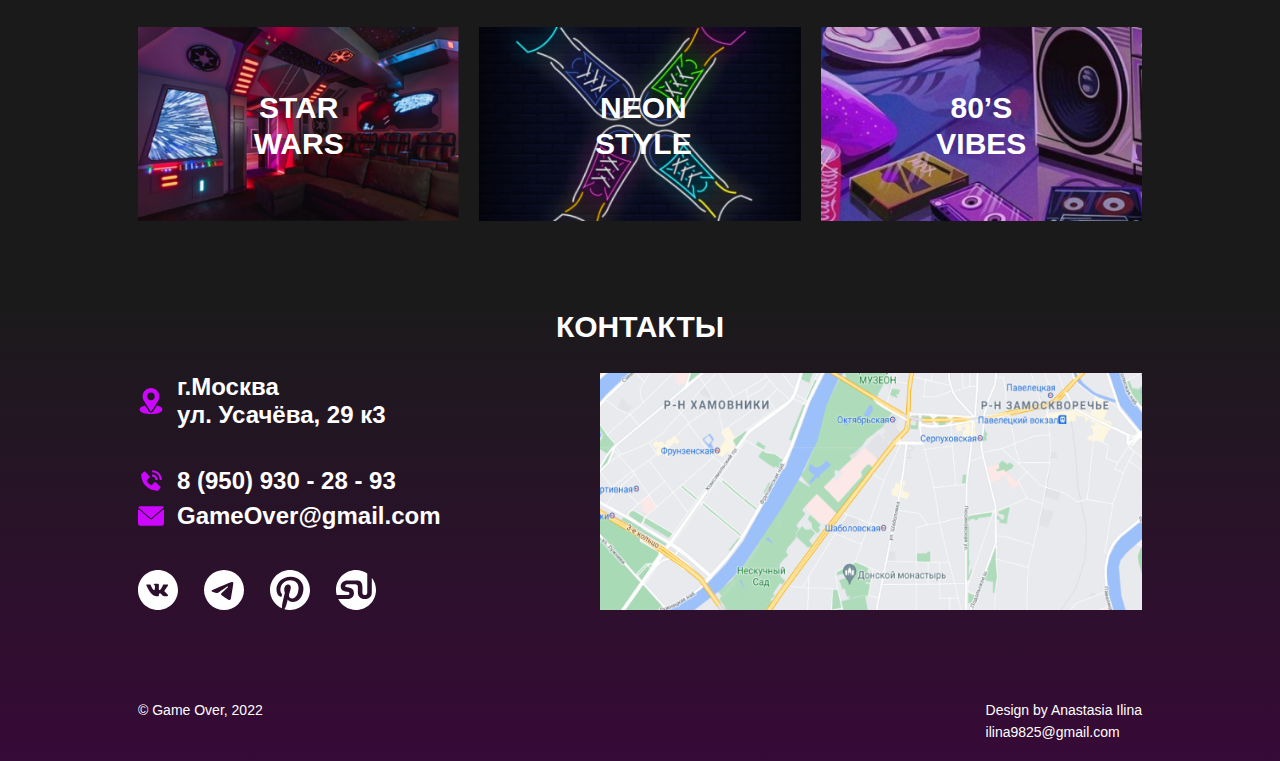
<file: wild-west.html>
<!DOCTYPE html>
<html lang="ru">
<head>
  <meta charset="UTF-8">
  <meta name="viewport" content="width=device-width, initial-scale=1.0">
  <title>Wild West</title>
  <link rel="stylesheet" href="./css/index.css">
</head>
<body>
  <header class="header">
    <div class="container">
      <div class="header__flex">
        <div class="burger-menu"></div>

        <a href="#" class="header__link-img">
          <img class="header__img" src="./img/logo-white.svg" alt="Логотип">
        </a>
        
        <nav class="header__nav">
          <ul class="header__list">
            <li class="header__item"><a class="header__link" href="#other-rooms">Залы</a></li>
            <li class="header__item"><a class="header__link" href="/#about-us">О нас</a></li>
            <li class="header__item"><a class="header__link" href="/#reservation">Бронь</a></li>
            <li class="header__item"><a class="header__link" href="/#reviews">Отзывы</a></li>
            <li class="header__item"><a class="header__link" href="#contacts">Контакты</a></li>
          </ul>      
        </nav>

        <button class="header__btn">Заказать звонок</button>
      </div>   
    </div>
  </header>

  <div class="container">
    <a class="come-back" href="/#home">
      <div class="come-back__arrow"></div>

      <div class="come-back__text">Вернуться назад</div>
    </a>
  </div>

  <main>
    <section class="banner">
      <div class="room__bg room3__bg">
        <div class="container banner__flex">
          <h1 class="banner__title">Wild West</h1>
        </div>
      </div>
    </section>

    <div class="container">
      <p class="vibes__text">
        Ох этот замечательный мир «Дикого Запада». Здесь вы сможете примерить на себя ковбойскую шляпу, кожаный жилет, ковбойские сапоги и даже сесть верхом на лошадь. И не важно, вы будете одним из омерзительной восьмерки или отправитесь в путь освобождать Джанго.
      </p>
    </div>

    <section class="specification">
      <div class="container">
        <h2 class="specification__title">Что есть в комнате?</h2>

        <div class="specification__flex">
          <img class="specification__img" src="./img/wild-west(2).png" alt="#">

          <div class="specification__text">
            <p class="specification__text_margin">В комнате присутствует большое количество элементов из любимых историй дикого запада. Револьверы, кожаные вещи, шляпы, сапоги и многое другое.</p>

            <p>Вы сможете воспользоваться динамическими игровыми платформами в виде лошадей, старинного поезда или дома в стиле вестерна.</p>
          </div>
        </div>
      </div>
    </section>

    <section class="other-rooms" id="other-rooms">
      <div class="container">
        <h2 class="other-rooms__title specification__title">Другие комнаты</h2>

        <div class="other-rooms__flex">
          <a class="other-rooms__star-wars other-rooms__item" href="./star-wars.html">
            <img  class="other-rooms__img other-rooms__star-wars" src="./img/otherRooms-star-wars.png" alt="#">

            <div class="other-rooms__text other-rooms__star-wars__text">star<br>wars</div>
          </a>

          <a class="other-rooms__wild-west other-rooms__item" href="./neon-style.html">
            <img class="other-rooms__img other-rooms__img-1" src="./img/otherRooms-neon-style.png" alt="#">

            <div class="other-rooms__text other-rooms__wild-west__text ">neon<br>style</div>
          </a>

          <a class="other-rooms__neon-style other-rooms__item" href="./80vibes.html">
            <img class="other-rooms__img other-rooms__neon-style" src="./img/otherRooms-80vibes.png" alt="#">

            <div class="other-rooms__text other-rooms__neon-style__text">80’s<br>vibes</div>
          </a>
        </div>
      </div>
    </section>
  </main>

  <footer class="contacts">
    <div class="container">
      <h2 class="contacts__title" id="contacts">Контакты</h2>

      <div class="contacts__flex">
        <div class="contacts__block_1">
          <a class="data contacts__address" href="#">
            <div class="contacts__icon contacts__icon_address">
              <svg width="32" height="32" viewbox="0 0 32 32" fill="currentColor" xmlns="http://www.w3.org/2000/svg">
                <path d="M16 0C10.3772 0 5.6875 4.52938 5.6875 10.3125C5.6875 12.5126 6.34862 14.4745 7.61744 16.3129L15.2108 28.1616C15.5792 28.7376 16.4216 28.7365 16.7892 28.1616L24.4155 16.2726C25.657 14.5175 26.3125 12.4567 26.3125 10.3125C26.3125 4.62619 21.6863 0 16 0ZM16 15C13.4154 15 11.3125 12.8971 11.3125 10.3125C11.3125 7.72794 13.4154 5.625 16 5.625C18.5846 5.625 20.6875 7.72794 20.6875 10.3125C20.6875 12.8971 18.5846 15 16 15Z" />
                <path d="M23.329 21.5435L18.6083 28.9239C17.3864 30.829 14.6068 30.8228 13.3907 28.9257L8.66238 21.5454C4.50213 22.5073 1.9375 24.2693 1.9375 26.375C1.9375 30.0289 9.183 32 16 32C22.817 32 30.0625 30.0289 30.0625 26.375C30.0625 24.2678 27.4943 22.5048 23.329 21.5435Z"/>
                </svg> 
            </div>
            <div class="contacts__address_2"><span class="contacts__address_text">г.Москва</span><br> ул. Усачёва, 29 к3</div>
          </a>
  
          <a class="data contacts__phone" href="#">
            <div class="contacts__icon">
              <svg width="32" height="32" viewBox="0 0 32 32" fill="currentColor" xmlns="http://www.w3.org/2000/svg">
                <path d="M26.6667 14.6652H29.3333C29.3333 7.82517 24.1693 2.6665 17.32 2.6665V5.33317C22.736 5.33317 26.6667 9.25717 26.6667 14.6652Z"/>
                <path d="M17.3333 10.6667C20.1373 10.6667 21.3333 11.8627 21.3333 14.6667H24C24 10.3667 21.6333 7.99999 17.3333 7.99999V10.6667ZM21.896 17.924C21.6398 17.6911 21.3031 17.5669 20.9571 17.5776C20.611 17.5883 20.2827 17.7331 20.0413 17.9813L16.8507 21.2627C16.0827 21.116 14.5387 20.6347 12.9493 19.0493C11.36 17.4587 10.8787 15.9107 10.736 15.148L14.0147 11.956C14.2632 11.7148 14.4082 11.3864 14.4189 11.0403C14.4296 10.6941 14.3052 10.3574 14.072 10.1013L9.14534 4.68399C8.91207 4.42714 8.58785 4.27133 8.24155 4.24967C7.89525 4.22801 7.55414 4.3422 7.29068 4.56799L4.39734 7.04933C4.16682 7.28068 4.02924 7.58859 4.01068 7.91466C3.99068 8.24799 3.60934 16.144 9.73201 22.2693C15.0733 27.6093 21.764 28 23.6067 28C23.876 28 24.0413 27.992 24.0853 27.9893C24.4114 27.9711 24.7191 27.8329 24.9493 27.6013L27.4293 24.7067C27.6553 24.4434 27.7697 24.1024 27.7483 23.7561C27.7269 23.4098 27.5713 23.0855 27.3147 22.852L21.896 17.924Z"/>
                </svg>
                
            </div>
            <div>8 (950) 930 - 28 - 93</div>
          </a>
  
          <a class="data contacts__mail" href="#">
            <div class="contacts__icon">
              <svg width="32" height="32" viewBox="0 0 32 32" fill="currentColor" xmlns="http://www.w3.org/2000/svg">
                <path d="M0.668024 5.94725C5.0599 9.66669 12.7663 16.2103 15.0313 18.2506C15.3353 18.526 15.6615 18.666 16 18.666C16.3379 18.666 16.6635 18.5273 16.9668 18.2533C19.2338 16.2109 26.9401 9.66669 31.3321 5.94725C31.6055 5.71612 31.6472 5.30987 31.4258 5.02731C30.9141 4.37437 30.1511 4 29.3333 4H2.66671C1.84902 4 1.08596 4.37438 0.574274 5.02738C0.352899 5.30988 0.394587 5.71612 0.668024 5.94725Z"/>
                <path d="M31.6133 7.96303C31.377 7.85303 31.099 7.89141 30.9024 8.05941C26.0319 12.1883 19.8158 17.4807 17.86 19.243C16.7623 20.2338 15.2389 20.2338 14.1386 19.2417C12.054 17.3634 5.0735 11.4292 1.09763 8.05934C0.899688 7.89134 0.621063 7.85428 0.386687 7.96297C0.151062 8.07241 0 8.30809 0 8.56784V25.3335C0 26.8042 1.19594 28.0002 2.66669 28.0002H29.3334C30.8041 28.0002 32 26.8042 32 25.3335V8.56784C32 8.30809 31.8489 8.07178 31.6133 7.96303Z"/>
                </svg>
                
            </div>
            <div>GameOver@gmail.com</div>
          </a>
          
          <ul class="contacts__elem">
            <li class="contacts__item"><a class="contacts__link contacts__elem_vk" href="#">
              <svg width="50" height="50" viewbox="0 0 50 50" fill="currentColor" xmlns="http://www.w3.org/2000/svg">
                <path d="M25 0C11.1927 0 0 11.1927 0 25C0 38.8073 11.1927 50 25 50C38.8073 50 50 38.8073 50 25C50 11.1927 38.8073 0 25 0ZM34.6146 28.2057C34.6146 28.2057 36.8255 30.388 37.3698 31.401C37.3854 31.4219 37.3932 31.4427 37.3984 31.4531C37.6198 31.8255 37.6719 32.1146 37.5625 32.3307C37.3802 32.6901 36.7552 32.8672 36.5417 32.8828H32.6354C32.3646 32.8828 31.7969 32.8125 31.1094 32.3385C30.5807 31.9687 30.0599 31.362 29.5521 30.7708C28.7943 29.8906 28.138 29.1302 27.4766 29.1302C27.3925 29.1301 27.309 29.1432 27.2292 29.1693C26.7292 29.3307 26.0885 30.0443 26.0885 31.9453C26.0885 32.5391 25.6198 32.8802 25.2891 32.8802H23.5C22.8906 32.8802 19.7161 32.6667 16.9036 29.7005C13.4609 26.0677 10.362 18.7812 10.3359 18.7135C10.1406 18.2422 10.5443 17.9896 10.9844 17.9896H14.9297C15.4557 17.9896 15.6276 18.3099 15.7474 18.5937C15.888 18.9245 16.4036 20.2396 17.25 21.7188C18.6224 24.1302 19.4635 25.1094 20.138 25.1094C20.2645 25.1079 20.3887 25.0757 20.5 25.0156C21.3802 24.526 21.2161 21.388 21.1771 20.737C21.1771 20.6146 21.1745 19.3333 20.724 18.7187C20.401 18.2734 19.8516 18.1042 19.5182 18.0417C19.6531 17.8555 19.8309 17.7045 20.0365 17.6016C20.6406 17.2995 21.7292 17.2552 22.8099 17.2552H23.4115C24.5833 17.2708 24.8854 17.3464 25.3099 17.4531C26.1693 17.6589 26.1875 18.2135 26.112 20.112C26.0885 20.651 26.0651 21.2604 26.0651 21.9792C26.0651 22.1354 26.0573 22.3021 26.0573 22.4792C26.0312 23.4453 26 24.5417 26.6823 24.9922C26.7713 25.048 26.8741 25.0778 26.9792 25.0781C27.2161 25.0781 27.9297 25.0781 29.862 21.763C30.4579 20.696 30.9758 19.5872 31.4115 18.4453C31.4505 18.3776 31.5651 18.1693 31.7005 18.0885C31.8005 18.0376 31.9113 18.0117 32.0234 18.013H36.6615C37.1667 18.013 37.513 18.0885 37.5781 18.2839C37.6927 18.5937 37.5573 19.5391 35.4401 22.4062L34.4948 23.6536C32.5755 26.1693 32.5755 26.2969 34.6146 28.2057Z"/>
                </svg>
            </a></li>

            <li class="contacts__item"><a class="contacts__link contacts__elem_telegram" href="#">
              <svg width="50" height="50" viewBox="0 0 50 50" fill="currentColor" xmlns="http://www.w3.org/2000/svg">
                <path d="M49.9999 25C49.9999 31.6304 47.366 37.9893 42.6775 42.6777C37.9891 47.3661 31.6303 50 24.9999 50C18.3695 50 12.0106 47.3661 7.32221 42.6777C2.6338 37.9893 -0.00012207 31.6304 -0.00012207 25C-0.00012207 18.3696 2.6338 12.0107 7.32221 7.32233C12.0106 2.63392 18.3695 0 24.9999 0C31.6303 0 37.9891 2.63392 42.6775 7.32233C47.366 12.0107 49.9999 18.3696 49.9999 25ZM25.8968 18.4563C23.4655 19.4688 18.603 21.5625 11.3155 24.7375C10.1343 25.2062 9.51238 25.6687 9.45613 26.1187C9.36238 26.8781 10.3155 27.1781 11.6124 27.5875L12.1593 27.7594C13.4343 28.175 15.153 28.6594 16.0436 28.6781C16.8561 28.6969 17.7593 28.3656 18.7561 27.6781C25.5655 23.0813 29.0811 20.7594 29.2999 20.7094C29.4561 20.6719 29.6749 20.6281 29.8186 20.7594C29.9655 20.8875 29.9499 21.1344 29.9343 21.2C29.8405 21.6031 26.0999 25.0781 24.1655 26.8781C23.5624 27.4406 23.1343 27.8375 23.0468 27.9281C22.8541 28.125 22.6582 28.3188 22.4593 28.5094C21.2718 29.6531 20.3843 30.5094 22.5061 31.9094C23.528 32.5844 24.3468 33.1375 25.1624 33.6937C26.0499 34.3 26.9374 34.9031 28.0874 35.6594C28.378 35.8469 28.6593 36.05 28.9311 36.2437C29.9655 36.9812 30.8999 37.6437 32.0468 37.5375C32.7155 37.475 33.4061 36.85 33.7561 34.975C34.5843 30.5469 36.2124 20.9562 36.5874 17.0031C36.6103 16.6745 36.5966 16.3444 36.5468 16.0187C36.5173 15.756 36.3902 15.5139 36.1905 15.3406C35.9062 15.1443 35.5672 15.0427 35.2218 15.05C34.2843 15.0656 32.8374 15.5688 25.8968 18.4563Z"/>
                </svg>
                
            </a></li>

            <li class="contacts__item"><a class="contacts__link contacts__elem_pinterest" href="#">
              <svg width="50" height="50" viewBox="0 0 50 50" fill="currentColor" xmlns="http://www.w3.org/2000/svg">
                <path d="M25.0005 0C11.1947 0 -0.00012207 11.1936 -0.00012207 25.0006C-0.00012207 35.2378 6.15565 44.0314 14.9646 47.8981C14.8941 46.1526 14.9512 44.0558 15.3999 42.159C15.8806 40.1282 18.6165 28.5359 18.6165 28.5359C18.6165 28.5359 17.8178 26.9397 17.8178 24.5808C17.8178 20.8763 19.9653 18.1077 22.6383 18.1077C24.9121 18.1077 26.0108 19.8154 26.0108 21.8609C26.0108 24.1468 24.5537 27.5635 23.8037 30.7327C23.1768 33.3859 25.1339 35.5481 27.7499 35.5481C32.4864 35.5481 35.6762 29.4647 35.6762 22.2558C35.6762 16.7782 31.9864 12.6769 25.2742 12.6769C17.6903 12.6769 12.9659 18.3321 12.9659 24.6487C12.9659 26.8282 13.6082 28.3635 14.6146 29.5513C15.0768 30.0981 15.1409 30.318 14.9736 30.9462C14.8537 31.4058 14.5781 32.5128 14.4646 32.9519C14.2986 33.5853 13.7858 33.8109 13.2127 33.5776C9.71975 32.1513 8.09283 28.3263 8.09283 24.0263C8.09283 16.9237 14.0819 8.40898 25.9601 8.40898C35.5056 8.40898 41.7877 15.316 41.7877 22.732C41.7877 32.5378 36.3351 39.8647 28.298 39.8647C25.5999 39.8647 23.0608 38.4051 22.1909 36.7487C22.1909 36.7487 20.7396 42.5077 20.4326 43.6218C19.9024 45.5494 18.8646 47.4763 17.9159 48.9769C20.2162 49.6571 22.6024 50.0025 25.0012 50.0026C38.8063 50.0013 49.9999 38.8071 49.9999 25.0006C49.9999 11.1936 38.8063 0 25.0005 0Z"/>
                </svg>
                
            </a></li>
              
            <li class="contacts__item"><a class="contacts__link contacts__elem_stum" href="#">
              <svg width="50" height="50" viewBox="0 0 50 50" fill="currentColor" xmlns="http://www.w3.org/2000/svg">
                <path fill-rule="evenodd" clip-rule="evenodd" d="M44.7442 9.66943C48.1584 14.0497 50.0085 19.4465 49.9999 25.0002C49.9999 38.8053 38.8051 50.0002 25.0006 50.0002C15.2871 50.0002 6.866 44.4579 2.72754 36.3649H13.6237C18.816 36.3649 22.4429 33.5662 22.4429 29.0925C22.4429 19.6111 11.5051 23.4739 11.5051 20.1092C11.5051 18.488 12.8057 17.8983 15.1859 17.8983H22.7692C24.8711 17.8983 27.3435 18.2752 27.3435 20.5688V28.1245C27.3435 33.5957 31.616 36.3643 36.0442 36.3643C40.548 36.3643 44.7435 33.5957 44.7435 28.1245V9.66943H44.7442Z"/>
                <path fill-rule="evenodd" clip-rule="evenodd" d="M25.0005 2.43241e-05C30.0173 -0.00698868 34.919 1.50262 39.0627 4.33079V28.3013C39.0627 29.9628 37.7037 31.3224 36.0447 31.3224C34.3838 31.3224 33.0261 29.9628 33.0261 28.3013V21.1186C33.0261 15.3846 30.1242 12.9994 26.3447 12.9994H14.0441C9.59091 12.9994 5.89668 15.834 5.89668 20.3289C5.89668 22.6289 6.88193 25.9994 11.5415 26.8353C15.3371 27.5186 16.8351 27.3199 16.8351 29.3506C16.8351 31.3224 14.6262 31.3224 11.7101 31.3224H0.80822C0.269706 29.2582 -0.00195208 27.1334 -0.000112793 25C-0.000112793 11.1981 11.196 2.43241e-05 25.0005 2.43241e-05Z"/>
                </svg>
            </a>
            </li>
          </ul>
        </div>

        <img class="contacts__img contacts__block_2" src="./img/map.png" alt="#">
      </div>
      
      <div class="contacts__text">
        <div class="contacts__text_1">© Game Over, 2022</div>

        <div class="contacts__text_2">
          <div class="contacts__text_2_1">Design by Anastasia Ilina</div>

          <div class="contacts__text_2_2">ilina9825@gmail.com</div>
        </div>
      </div>
    </div>
  </footer>
</body>
</html>
</file>
<file: css/index.css>
@import url(./normalize.css);
@import url(./global.css);
@import url(./style.css);
@import url(./header.css);
@import url(./introduction.css);
@import url(./we-have.css);
@import url(./halls.css);
@import url(./reservation.css);
@import url(./about-us.css);
@import url(./reviews.css);
@import url(./faq.css);
@import url(./contacts.css);
@import url(./80vibes.css);
@import url(./star-wars.css);
@import url(./wild-west.css);
@import url(./neon-style.css);
</file>
